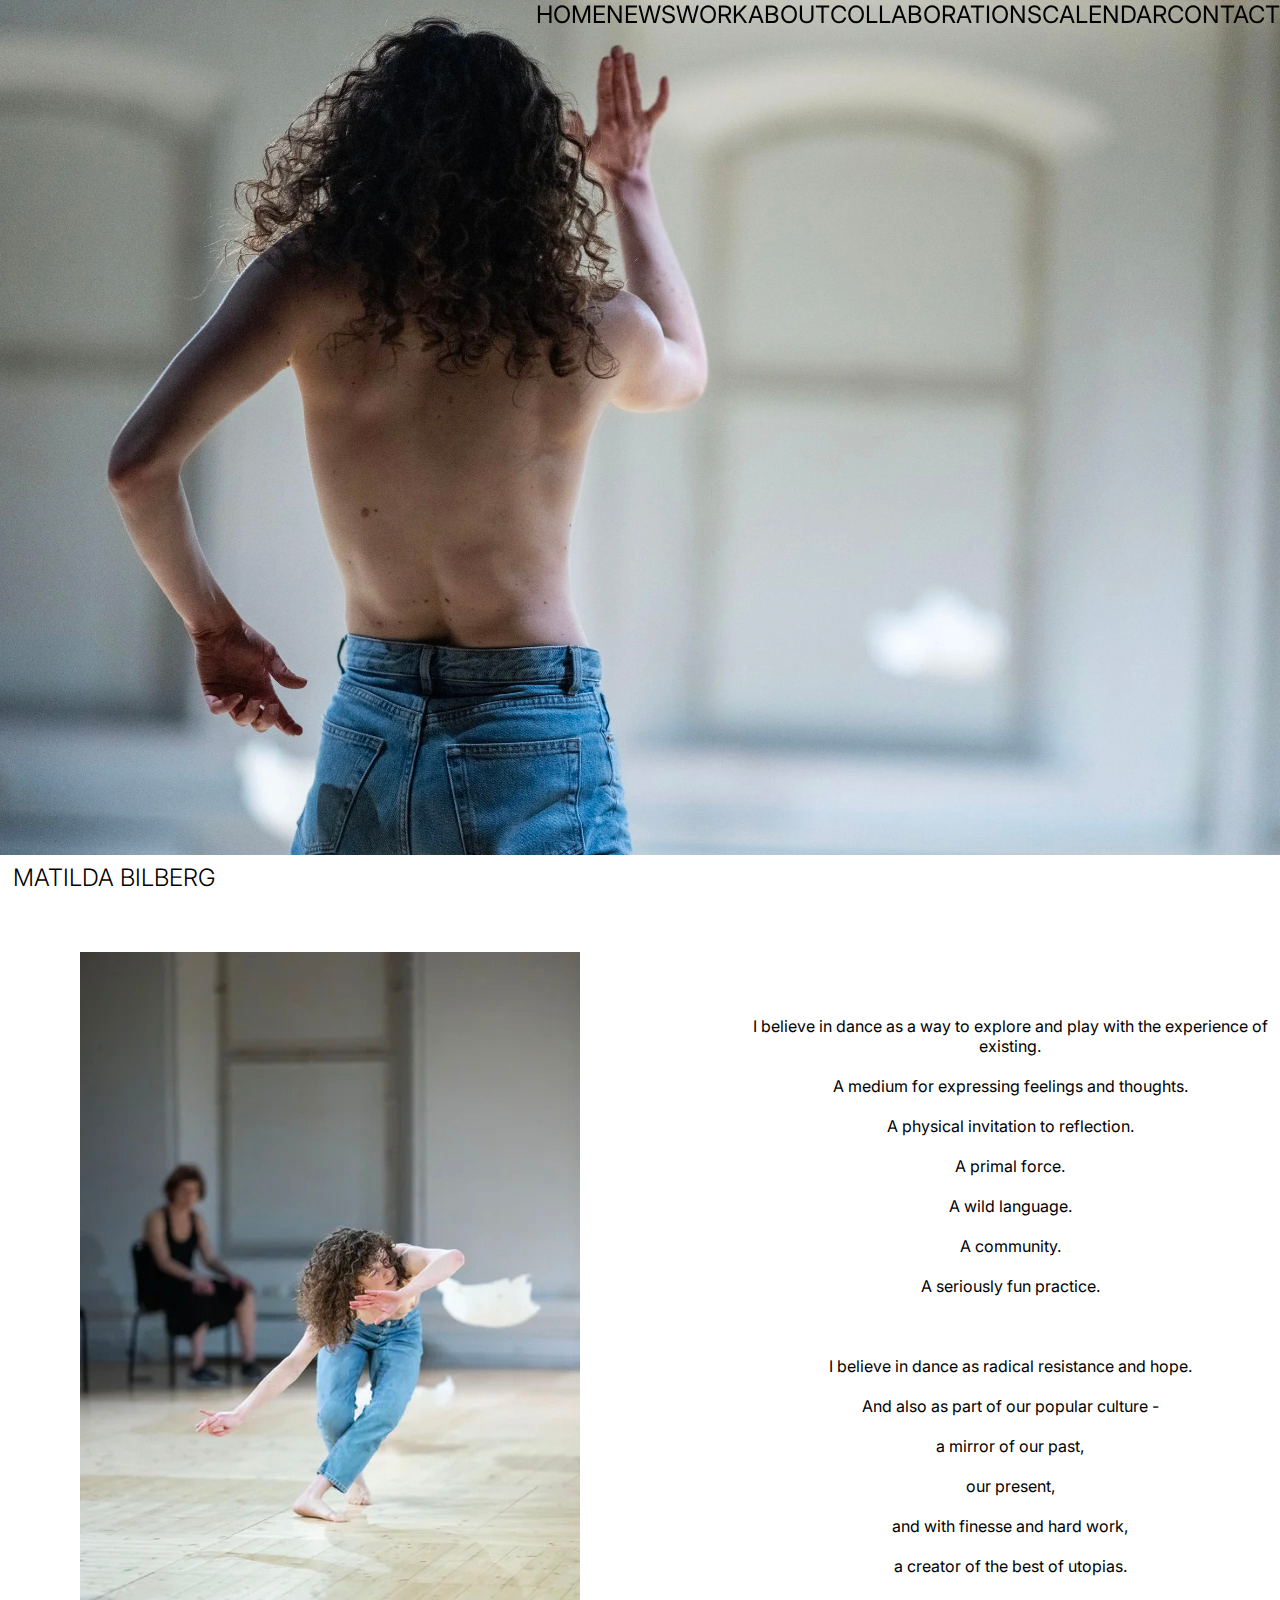
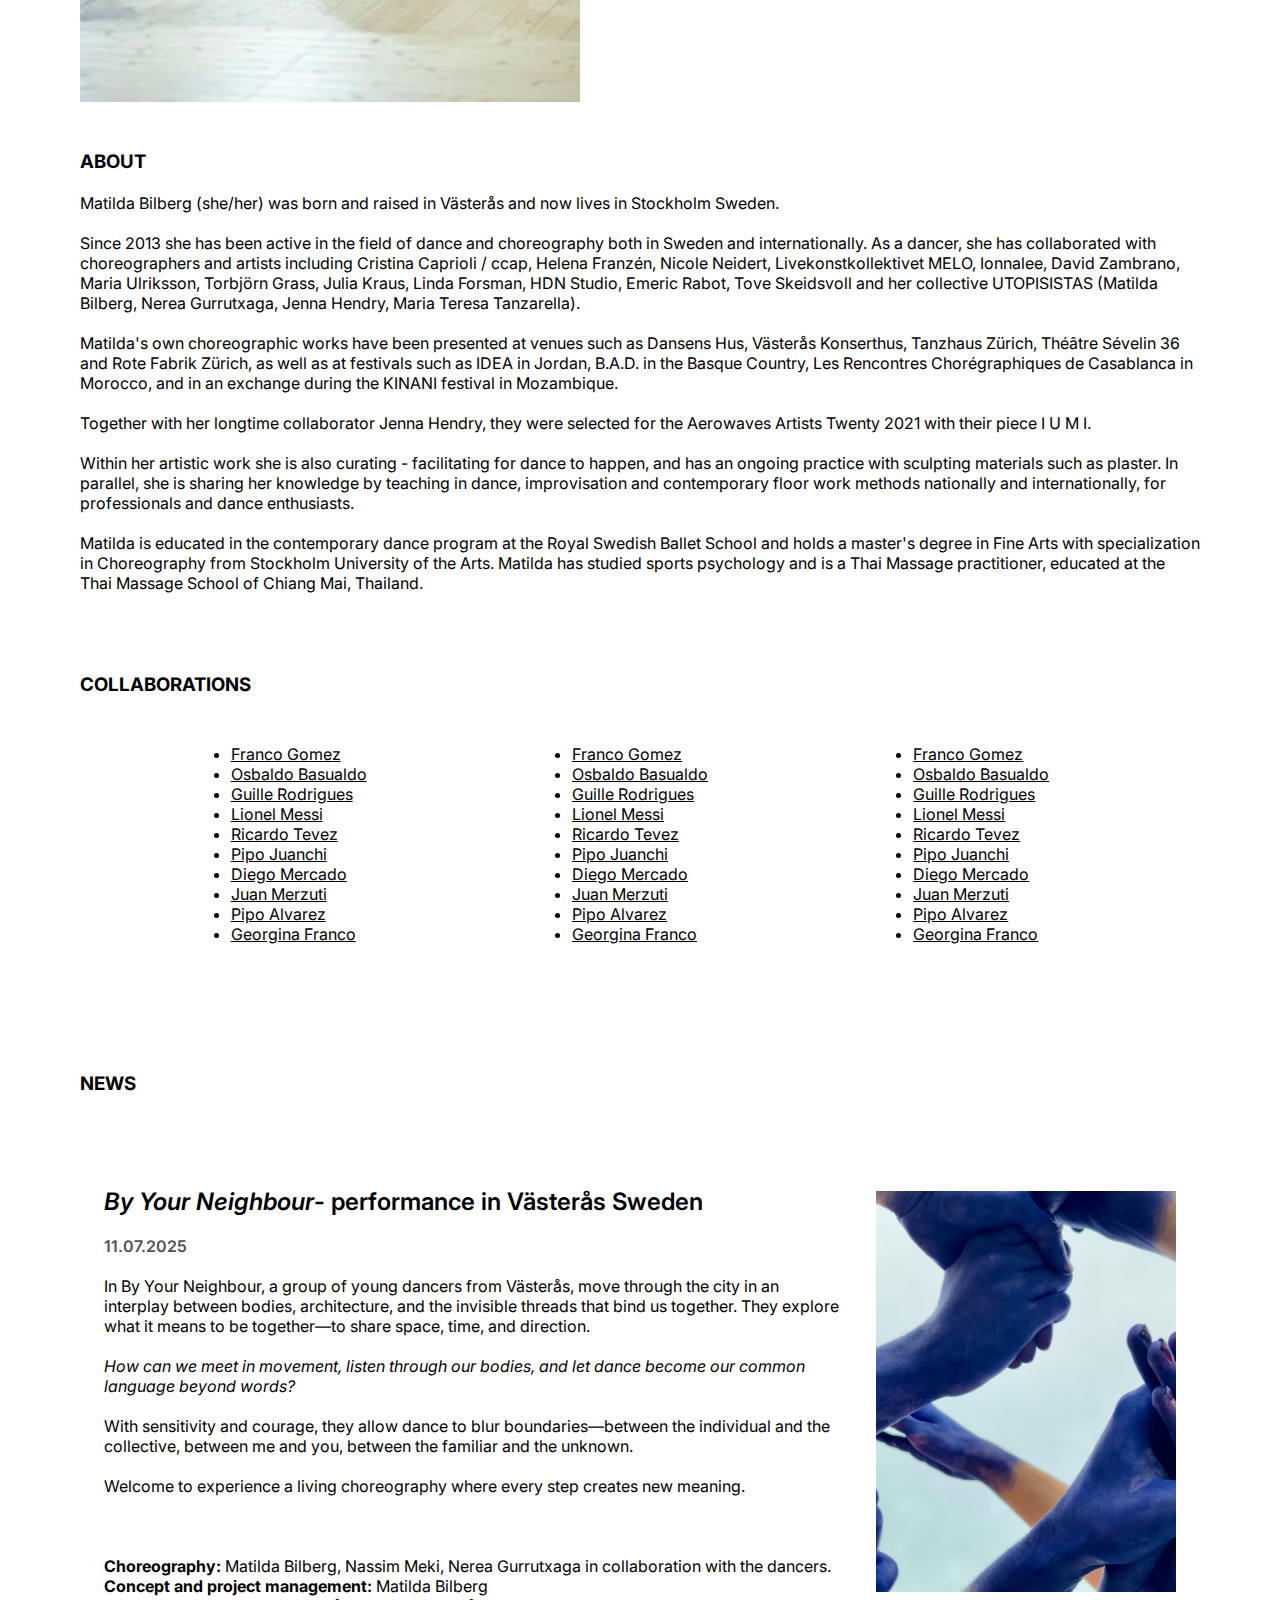
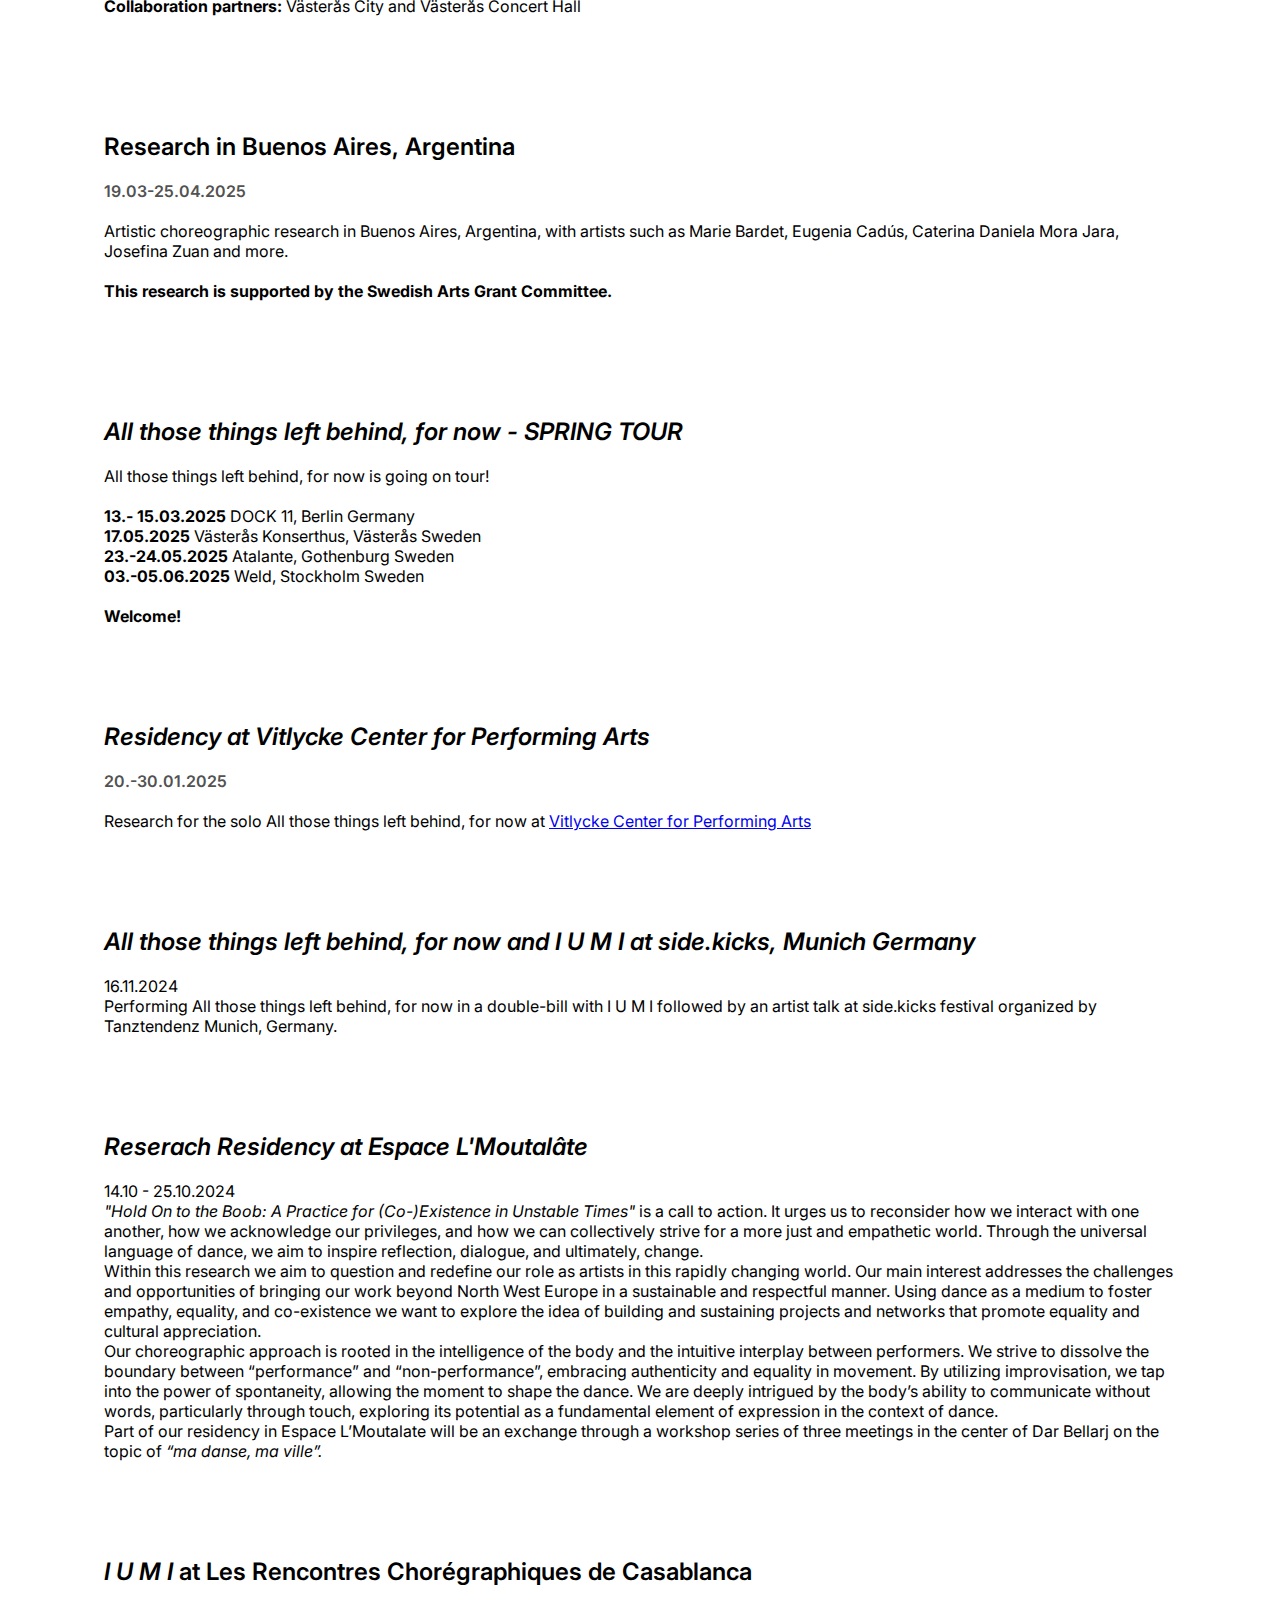
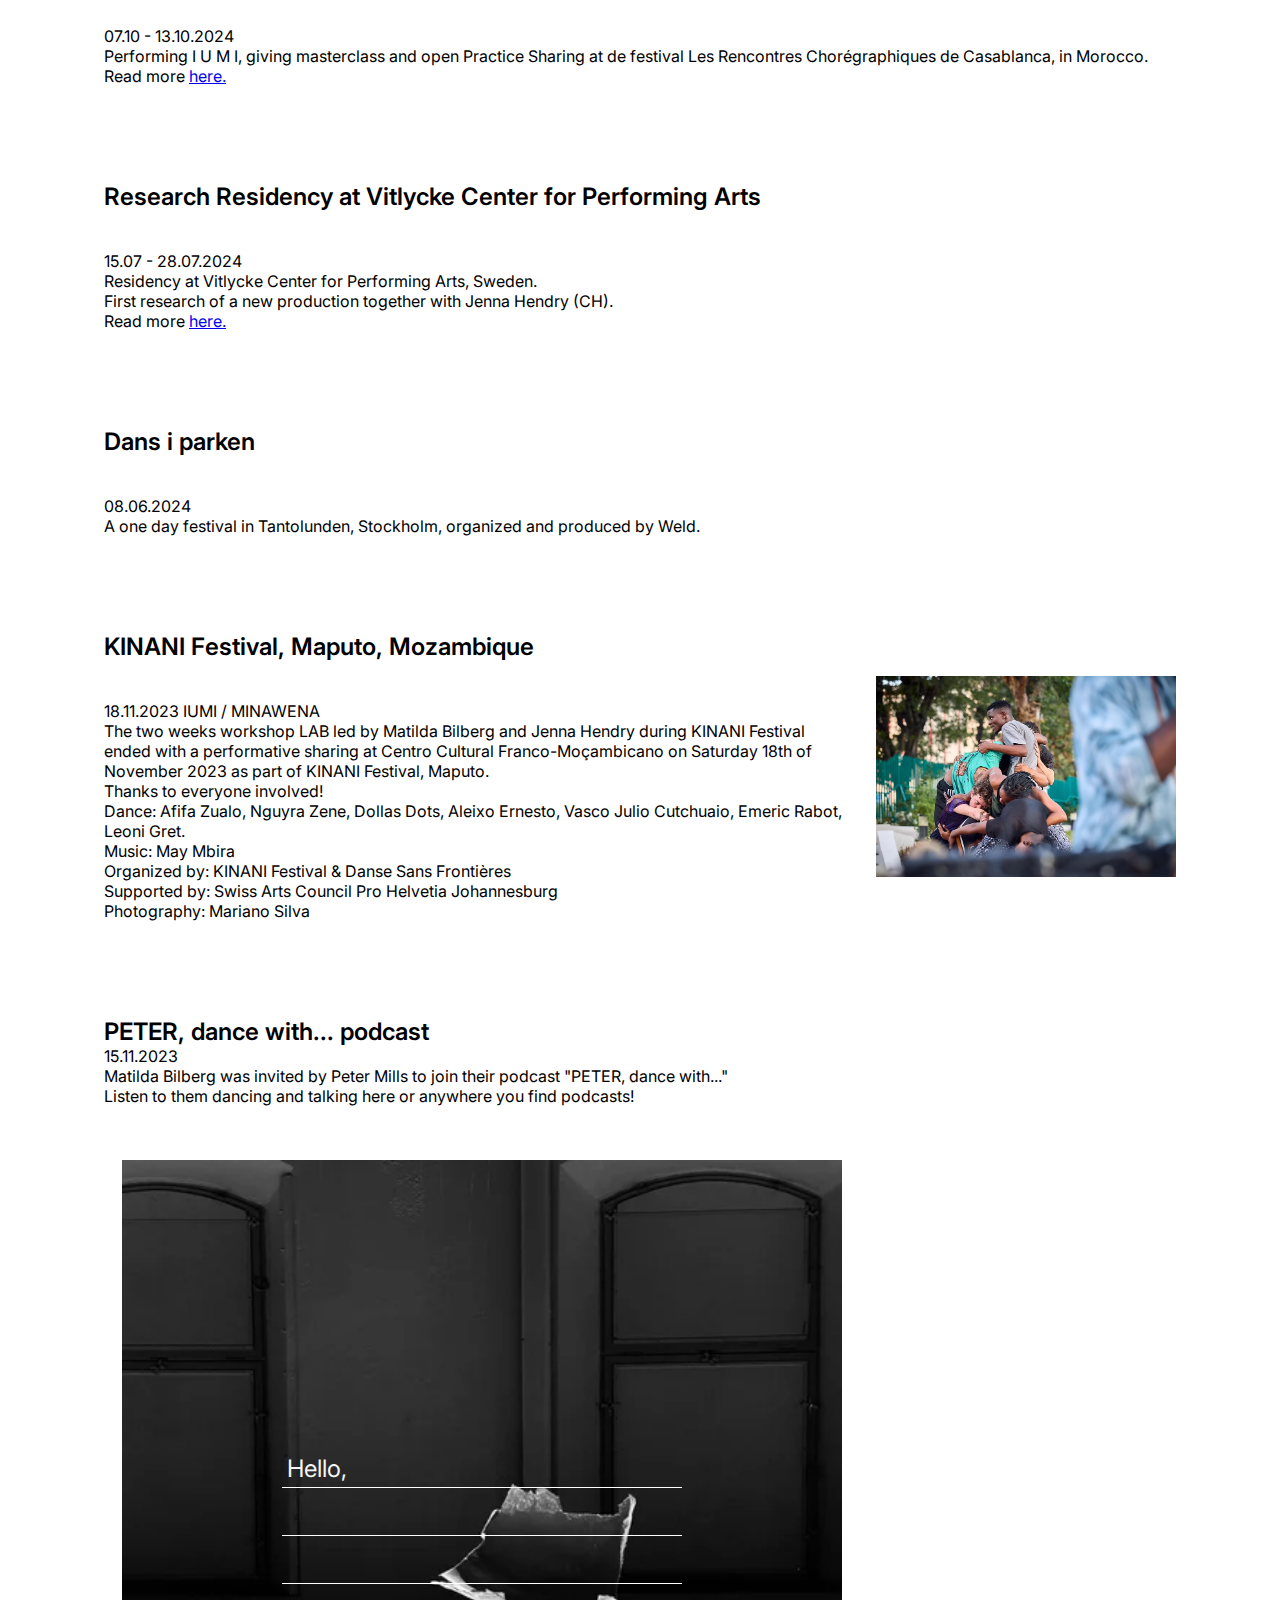
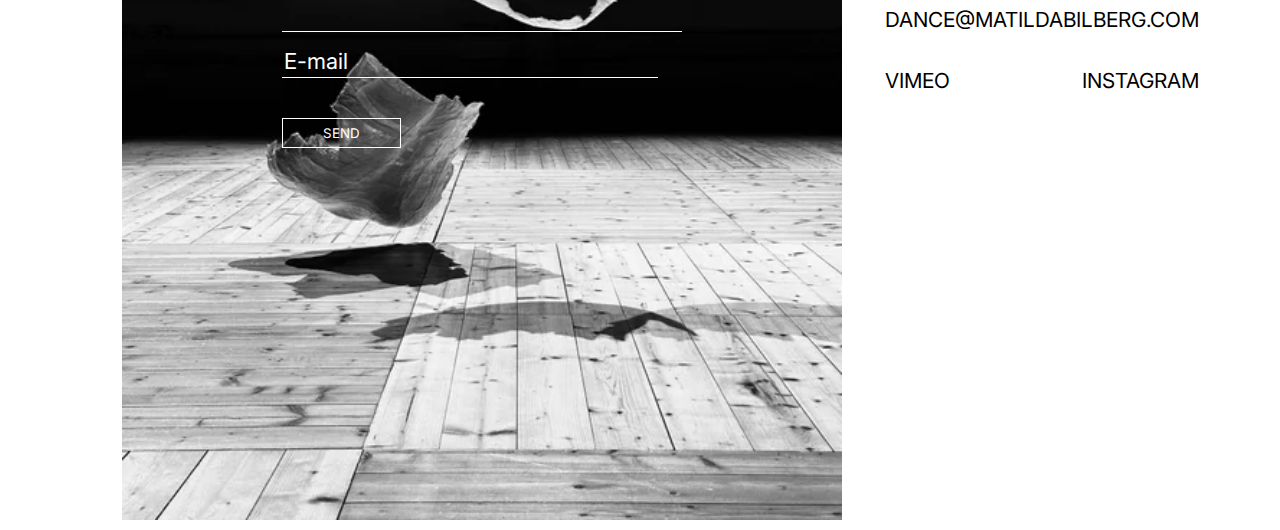
<file: index.html>
<!DOCTYPE html>
<html lang="en">
<head>
    <meta charset="UTF-8">
    <meta http-equiv="X-UA-Compatible" content="IE=edge">
    <meta name="viewport" content="width=device-width, initial-scale=1.0">
    <link rel="preconnect" href="https://fonts.googleapis.com">
    <link rel="preconnect" href="https://fonts.gstatic.com" crossorigin>
    <link href="https://fonts.googleapis.com/css2?family=Inter:ital,opsz,wght@0,14..32,100..900;1,14..32,100..900&display=swap" rel="stylesheet">
    <title>MATILDA BILBERG</title>
    <link rel="stylesheet" href="style.css">
</head>
<body>
    <header id="home">
        <div class="cover">
            <img src="./media/bilberg1.jpg" alt="Matilda Bilberg dancing cover">
        </div>
        <a class="main_title" href="index.html">MATILDA BILBERG</a>
        <nav class="navbar">
            <ul>
                <li><a href="index.html">HOME</a></li>
                <li><a href="index.html#news">NEWS</a></li>
                <li><a href="work.html">WORK</li>
                <li><a href="#about_flex">ABOUT</a></li>
                <li><a href="#collaborations">COLLABORATIONS</a></li>
                <li><a href="calendar.html">CALENDAR</li>
                <li><a href="contact.html">CONTACT</a></li>
            </ul>
        </nav>
    </header>
    <main>
        <div class="sub" id="about_flex">
            <img class="about_img" src="./media/Bilberg_attlb_6.jpg" alt="Headshot Matilda">
            <p class="presentation">
                I believe in dance as a way to explore and play with the experience of existing.<br><br>
                A medium for expressing feelings and thoughts.<br><br>
                A physical invitation to reflection.<br><br>
                A primal force.<br><br>
                A wild language.<br><br>
                A community.<br><br>
                A seriously fun practice.<br><br>
                <br><br>
                I believe in dance as radical resistance and hope.<br><br>
                And also as part of our popular culture -<br><br>
                a mirror of our past,<br><br>
                our present,<br><br>
                and with finesse and hard work,<br><br>
                a creator of the best of utopias.<br><br>
            </p>
        </div>
        <div class="about">
        <h3>ABOUT</h3>
            <br>
            <p>Matilda Bilberg (she/her) was born and raised in Västerås and now lives in Stockholm Sweden.
            </p>
            <br>
            <p>Since 2013 she has been active in the field of dance and choreography both in Sweden and internationally. As a dancer, she has collaborated with choreographers and artists including Cristina Caprioli / ccap, Helena Franzén, Nicole Neidert, Livekonstkollektivet MELO, Ionnalee, David Zambrano, Maria Ulriksson, Torbjörn Grass, Julia Kraus, Linda Forsman, HDN Studio, Emeric Rabot, Tove Skeidsvoll and her collective UTOPISISTAS (Matilda Bilberg, Nerea Gurrutxaga, Jenna Hendry, Maria Teresa Tanzarella).
            </p>
            <br>
            <p>
            Matilda's own choreographic works have been presented at venues such as Dansens Hus, Västerås Konserthus, Tanzhaus Zürich, Théâtre Sévelin 36 and Rote Fabrik Zürich, as well as at festivals such as IDEA in Jordan, B.A.D. in the Basque Country, Les Rencontres Chorégraphiques de Casablanca in Morocco, and in an exchange during the KINANI festival in Mozambique. 
            </p>
            <br>
            <p>
            Together with her longtime collaborator Jenna Hendry, they were selected for the Aerowaves Artists Twenty 2021 with their piece I U M I.
            </p>
            <br>
            <p>
            Within her artistic work she is also curating - facilitating for dance to happen, and has an ongoing practice with sculpting materials such as plaster.
            In parallel, she is sharing her knowledge by teaching in dance, improvisation and contemporary floor work methods nationally and internationally, for professionals and dance enthusiasts. 
            </p>
            <br>
            <p>
            Matilda is educated in the contemporary dance program at the Royal Swedish Ballet School and holds a master's degree in Fine Arts with specialization in Choreography from Stockholm University of the Arts.
            Matilda has studied sports psychology and is a Thai Massage practitioner, educated at the Thai Massage School of Chiang Mai, Thailand. 
            </p>
        </div>
        <div id="collaborations">
            <h3>COLLABORATIONS</h1>
            <div id="collaborations_list">
            <ul class>
                <li><a href="" target="_blank"> Franco Gomez</a></li>
                <li><a href="">Osbaldo Basualdo</a></li>
                <li><a href="">Guille Rodrigues</a></li>
                <li><a href="">Lionel Messi</a></li>
                <li><a href="">Ricardo Tevez</a></li>
                <li><a href="">Pipo Juanchi</a></li>
                <li><a href="">Diego Mercado</a></li>
                <li><a href="">Juan Merzuti</a></li>
                <li><a href="">Pipo Alvarez</a></li>
                <li><a href="">Georgina Franco</a></li>
            </ul>
            <ul>
                <li><a href=""> Franco Gomez</a></li>
                <li><a href="">Osbaldo Basualdo</a></li>
                <li><a href="">Guille Rodrigues</a></li>
                <li><a href="">Lionel Messi</a></li>
                <li><a href="">Ricardo Tevez</a></li>
                <li><a href="">Pipo Juanchi</a></li>
                <li><a href="">Diego Mercado</a></li>
                <li><a href="">Juan Merzuti</a></li>
                <li><a href="">Pipo Alvarez</a></li>
                <li><a href="">Georgina Franco</a></li>
            </ul>
            <ul>
                <li><a href=""> Franco Gomez</a></li>
                <li><a href="">Osbaldo Basualdo</a></li>
                <li><a href="">Guille Rodrigues</a></li>
                <li><a href="">Lionel Messi</a></li>
                <li><a href="">Ricardo Tevez</a></li>
                <li><a href="">Pipo Juanchi</a></li>
                <li><a href="">Diego Mercado</a></li>
                <li><a href="">Juan Merzuti</a></li>
                <li><a href="">Pipo Alvarez</a></li>
                <li><a href="">Georgina Franco</a></li>
            </ul>
        </div>
        </div>
        <div class="section">
            <h3 id="news">NEWS</h3>
            <div class="container_BYN section_spacing">
                <div>
                    <br>
                    <div class="news_title"><em>By Your Neighbour</em>- performance in Västerås Sweden</div>
                    <br>
                    <div class="news_date">11.07.2025</div>  <br>
                    In By Your Neighbour, a group of young dancers from Västerås, move through the city in an interplay between bodies, architecture, and the invisible threads that bind us together. They explore what it means to be together—to share space, time, and direction.
                    <br><br>
                    <em>How can we meet in movement, listen through our bodies, and let dance become our common language beyond words?</em>
                    <br><br>
                    With sensitivity and courage, they allow dance to blur boundaries—between the individual and the collective, between me and you, between the familiar and the unknown.
                    <br><br>
                    Welcome to experience a living choreography where every step creates new meaning.
                    <br><br><br><br>
                    <b>Choreography:</b> Matilda Bilberg, Nassim Meki, Nerea Gurrutxaga in collaboration with the dancers.
                    <br>
                    <b>Concept and project management:</b>  Matilda Bilberg
                    <br>
                    <b>Collaboration partners:</b> Västerås City and Västerås Concert Hall
                </div>
                <img src="/media/IMG_3645 2_heic.avif" alt="hands with blue paint">
            </div>
            <div class="container_RBA section_spacing">
                <br>
                <div class="news_title">Research in Buenos Aires, Argentina</div>
                <br>
                <p> <div class="news_date">19.03-25.04.2025</div> <br>
                    Artistic choreographic research in Buenos Aires, Argentina,  with artists such as Marie Bardet, Eugenia Cadús, Caterina Daniela Mora Jara, Josefina Zuan and more. <br> <br>
                    <b>This research is supported by the Swedish Arts Grant Committee.</b></p>
                    <br>
            </div>
            <div class="container_ST section_spacing">
                <p>
                <em class="news_title">All those things left behind, for now - SPRING TOUR
                </em>
                <br><br>
                All those things left behind, for now is going on tour! <br><br>

                <b>13.- 15.03.2025</b> DOCK 11, Berlin Germany <br>
                <b>17.05.2025</b> Västerås Konserthus, Västerås Sweden <br>
                <b>23.-24.05.2025</b> Atalante, Gothenburg Sweden <br>
                <b>03.-05.06.2025</b> Weld, Stockholm Sweden <br>
                <br>
                <b>Welcome!</b>
                </p>
            </div>
            <div class="section_spacing">
                <p>
                   <em class="news_title">Residency at Vitlycke Center for Performing Arts</em> 
                    <br> <br>
                    <div class="news_date" >20.-30.01.2025</div>
                    <br>
                    Research for the solo All those things left behind, for now at <a href="https://vitlycke.org/schedule_events/344">Vitlycke Center for Performing Arts</a>
                </p>
            </div>
            <div class="container_ST section_spacing">
                <p>
                    <em class="news_title">All those things left behind, for now and I U M I at side.kicks, Munich Germany</em>
                    <br><br>
                    16.11.2024
                    <br>
                    Performing All those things left behind, for now in a double-bill with I U M I followed by an artist talk at side.kicks festival organized by Tanztendenz Munich, Germany.
                </p>
            </div>
            <div class="container_ST section_spacing">
                <p>
                    <em class="news_title">Reserach Residency at Espace L'Moutalâte</em>
                    <br><br>
                    14.10 - 25.10.2024 
                    <br>
                    <em>"Hold On to the Boob: A Practice for (Co-)Existence in Unstable Times"</em> is a call to action. It urges us to reconsider how we interact with one another, how we acknowledge our privileges, and how we can collectively strive for a more just and empathetic world. Through the universal language of dance, we aim to inspire reflection, dialogue, and ultimately, change.
                    <br>
                    Within this research we aim to question and redefine our role as artists in this rapidly changing world. Our main interest addresses the challenges and opportunities of bringing our work beyond North West Europe in a sustainable and respectful manner. Using dance as a medium to foster empathy, equality, and co-existence we want to explore the idea of building and sustaining projects and networks that promote equality and cultural appreciation. 
                    <br>
                    Our choreographic approach is rooted in the intelligence of the body and the intuitive interplay between performers. We strive to dissolve the boundary between “performance” and “non-performance”, embracing authenticity and equality in movement. By utilizing improvisation, we tap into the power of spontaneity, allowing the moment to shape the dance. We are deeply intrigued by the body’s ability to communicate without words, particularly through touch, exploring its potential as a fundamental element of expression in the context of dance.
                    <br>
                    Part of our residency in Espace L’Moutalate will be an exchange through a workshop series of three meetings in the center of Dar Bellarj on the topic of <em>“ma danse, ma ville”. </em>
                </p>
            </div>
            <div class="container_ST section_spacing">
                <p>
                    <div class="news_title"><em>I U M I </em> at Les Rencontres Chorégraphiques de Casablanca</div> 
                    <br><br>
                    07.10 - 13.10.2024 
                    <br>
                    Performing I U M I, giving masterclass and open Practice Sharing at de festival Les Rencontres Chorégraphiques de Casablanca, in Morocco.
                    <br>Read more <a href="#">here.</a>
                </p>
            </div>
            <div class="container_ST section_spacing">
                <p>
                    <div class="news_title">Research Residency at Vitlycke Center for Performing Arts</div>
                    <br><br>
                    15.07 - 28.07.2024 
                    <br>
                    Residency at Vitlycke Center for Performing Arts, Sweden.
                    <br>
                    First research of a new production together with Jenna Hendry (CH).
                    <br>Read more <a href="#">here.</a>
                </p>
            </div>
            <div class="container_ST section_spacing">
                <p>
                    <div class="news_title">Dans i parken</div>
                    <br><br>
                    08.06.2024 
                    <br>
                    A one day festival in Tantolunden, Stockholm, organized and produced by Weld.
                    <br>
                </p>
            </div>
            <div class="container_BYN section_spacing">
                <div>
                    <div class="news_title">KINANI Festival, Maputo, Mozambique</div>
                    <br><br>
                    18.11.2023 IUMI / MINAWENA <br>
                    The two weeks workshop LAB led by Matilda Bilberg and Jenna Hendry during KINANI Festival ended with a performative sharing at Centro Cultural Franco-Moçambicano on Saturday 18th of November 2023 as part of KINANI Festival, Maputo. <br>
                    Thanks to everyone involved! <br>
                    Dance: Afifa Zualo, Nguyra Zene, Dollas Dots, Aleixo Ernesto, Vasco Julio Cutchuaio, Emeric Rabot, Leoni Gret. <br>
                    Music: May Mbira<br>
                    Organized by: KINANI Festival & Danse Sans Frontières<br>
                    Supported by: Swiss Arts Council Pro Helvetia Johannesburg<br>
                    Photography: Mariano Silva<br>
                </div>
                
                <img src="/media/3a88de_70eb3529aef441978d700df6b4942580~mv2.avif" alt="Kinani Festival">
            </div>

            <div class="container_ST section_spacing">
                <div class="news_title">PETER, dance with... podcast</div>
                15.11.2023 <br>
                Matilda Bilberg was invited by Peter Mills to join their podcast "PETER, dance with..." <br>
                Listen to them dancing and talking here or anywhere you find podcasts!
                <br><br>
            </div>
        </div>
    <div class="section" id="contact">    
        <div class="contact_flex">
            <div class="form_background">
                <form action="https://formsubmit.co/pgsg@hotmail.com" method="POST">
                        <textarea class= "underlined-textarea" name="message" cols="30" rows="10">Hello, </textarea>
                        <input class="underlined-email-input" type="email" name="email" placeholder="E-mail" required>
                        <input type="hidden" name="_next" value="https://google.com">
                    <button type="submit">SEND</button>
                </form>
            </div>
            <div class="contact_info">
                <div>
                    <br>
                    <p id="matilda_email">DANCE@MATILDABILBERG.COM</p>
                    <br>
                </div>
                <div id="vg_flex">
                    <a href="https://vimeo.com/matildabilberg" class="contact_links" target="_blank">VIMEO</a>
                    <a href="https://www.instagram.com/matildabilberg" class="contact_links left_margin" target="_blank">INSTAGRAM</a>
                </div>
            </div>
        </div>
    </div>

    </main>


</body>
</html>
</file>
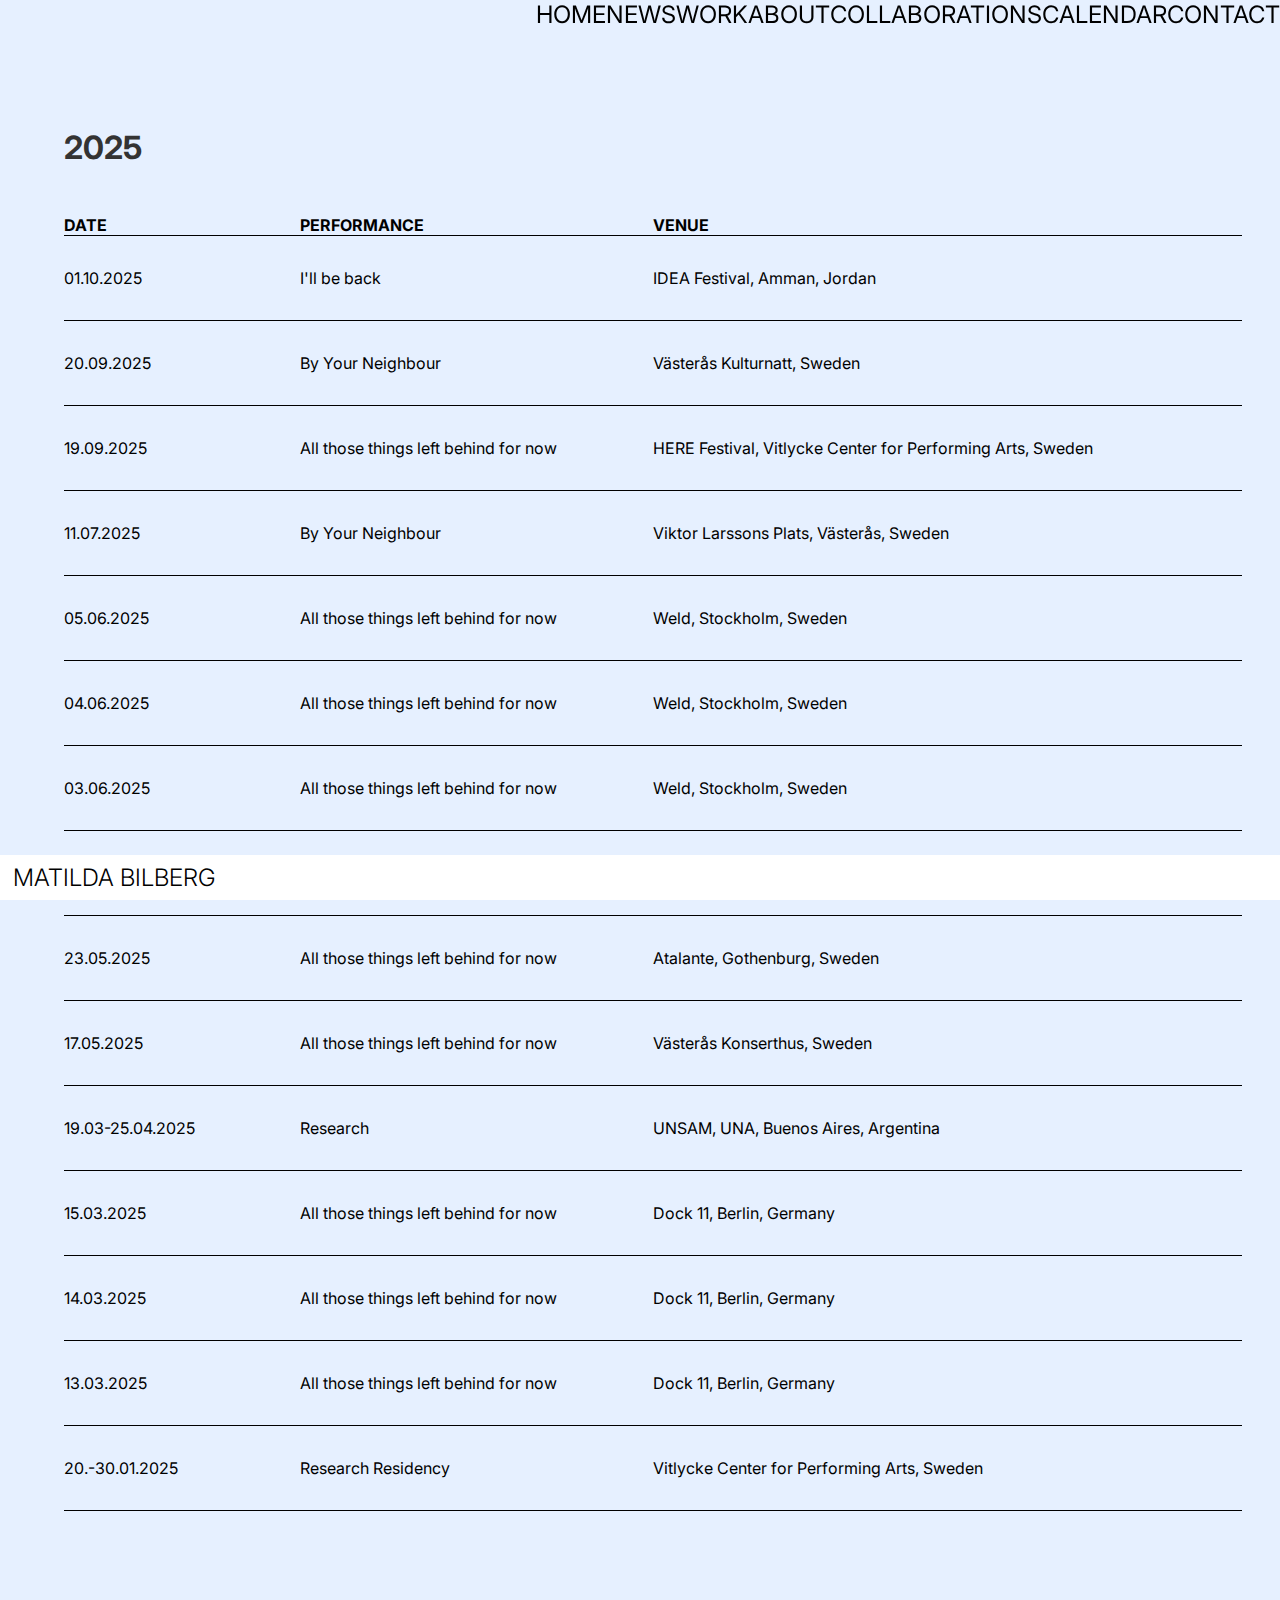
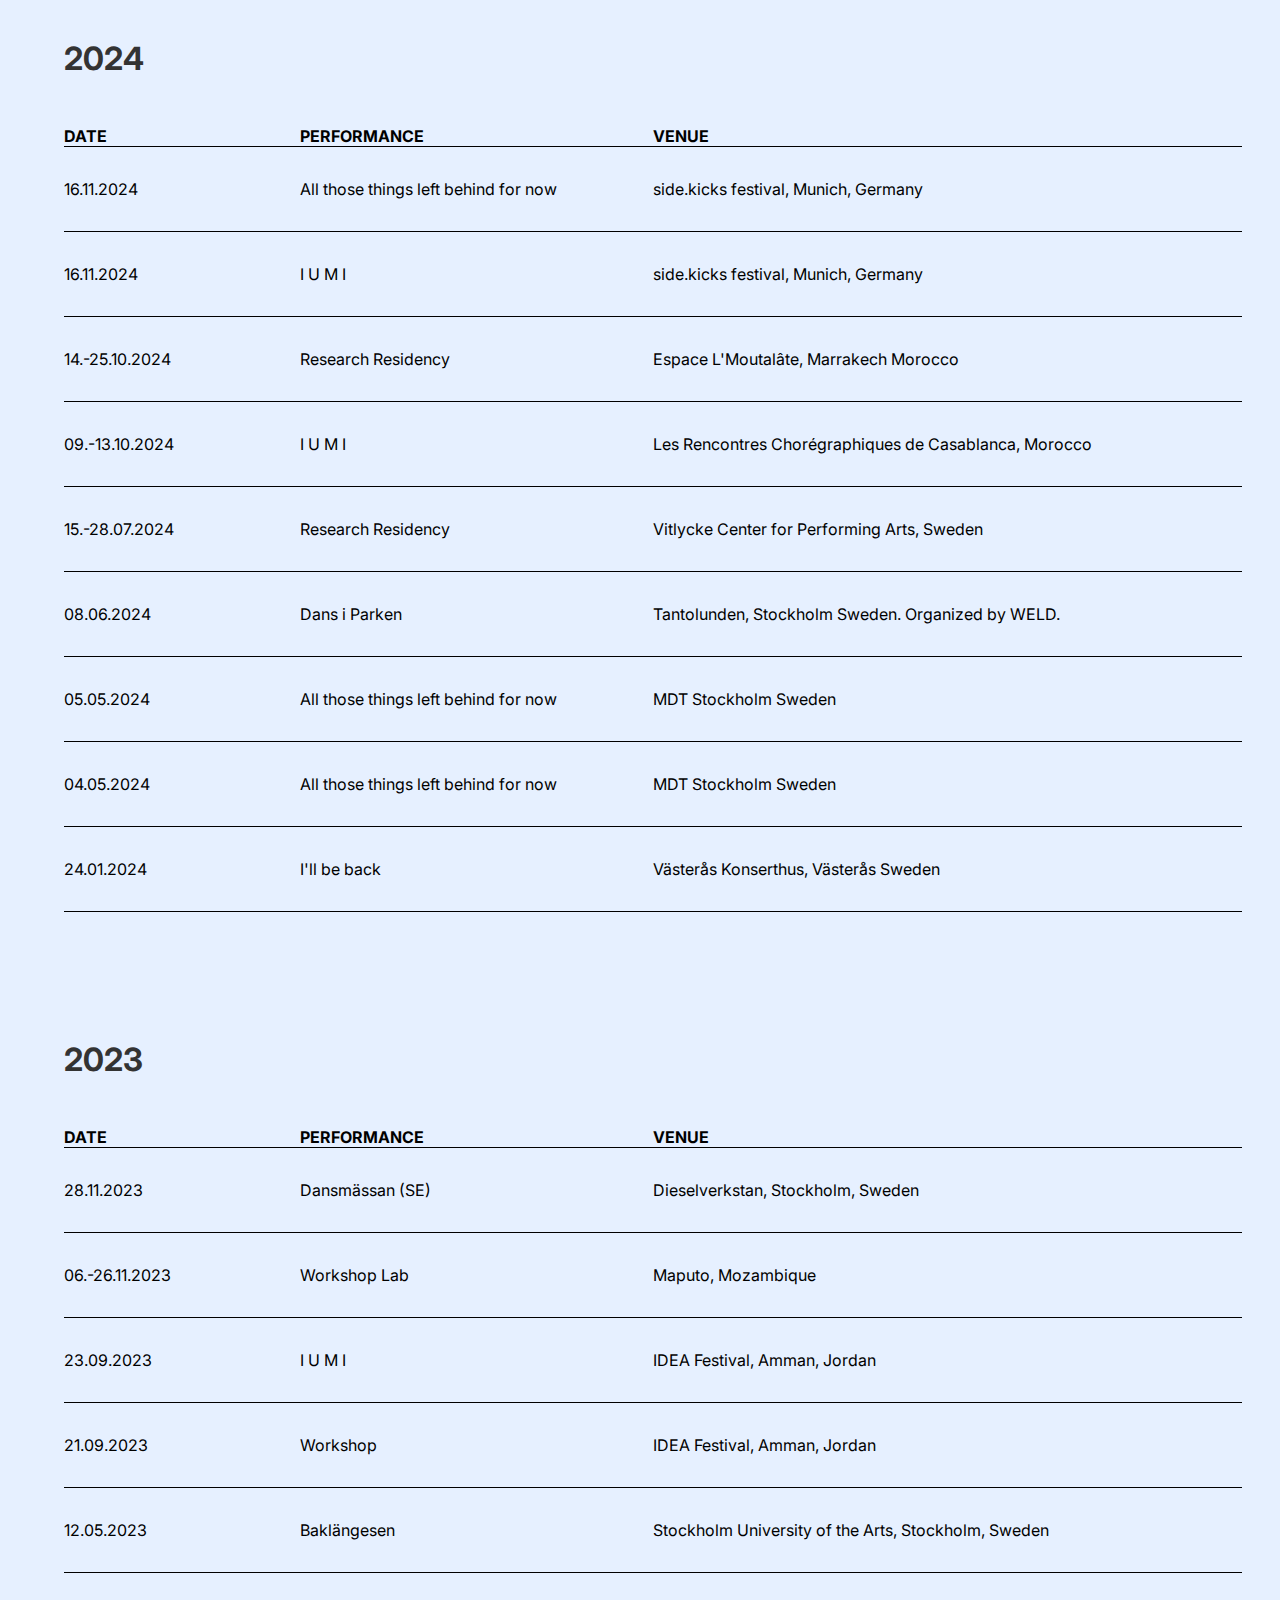
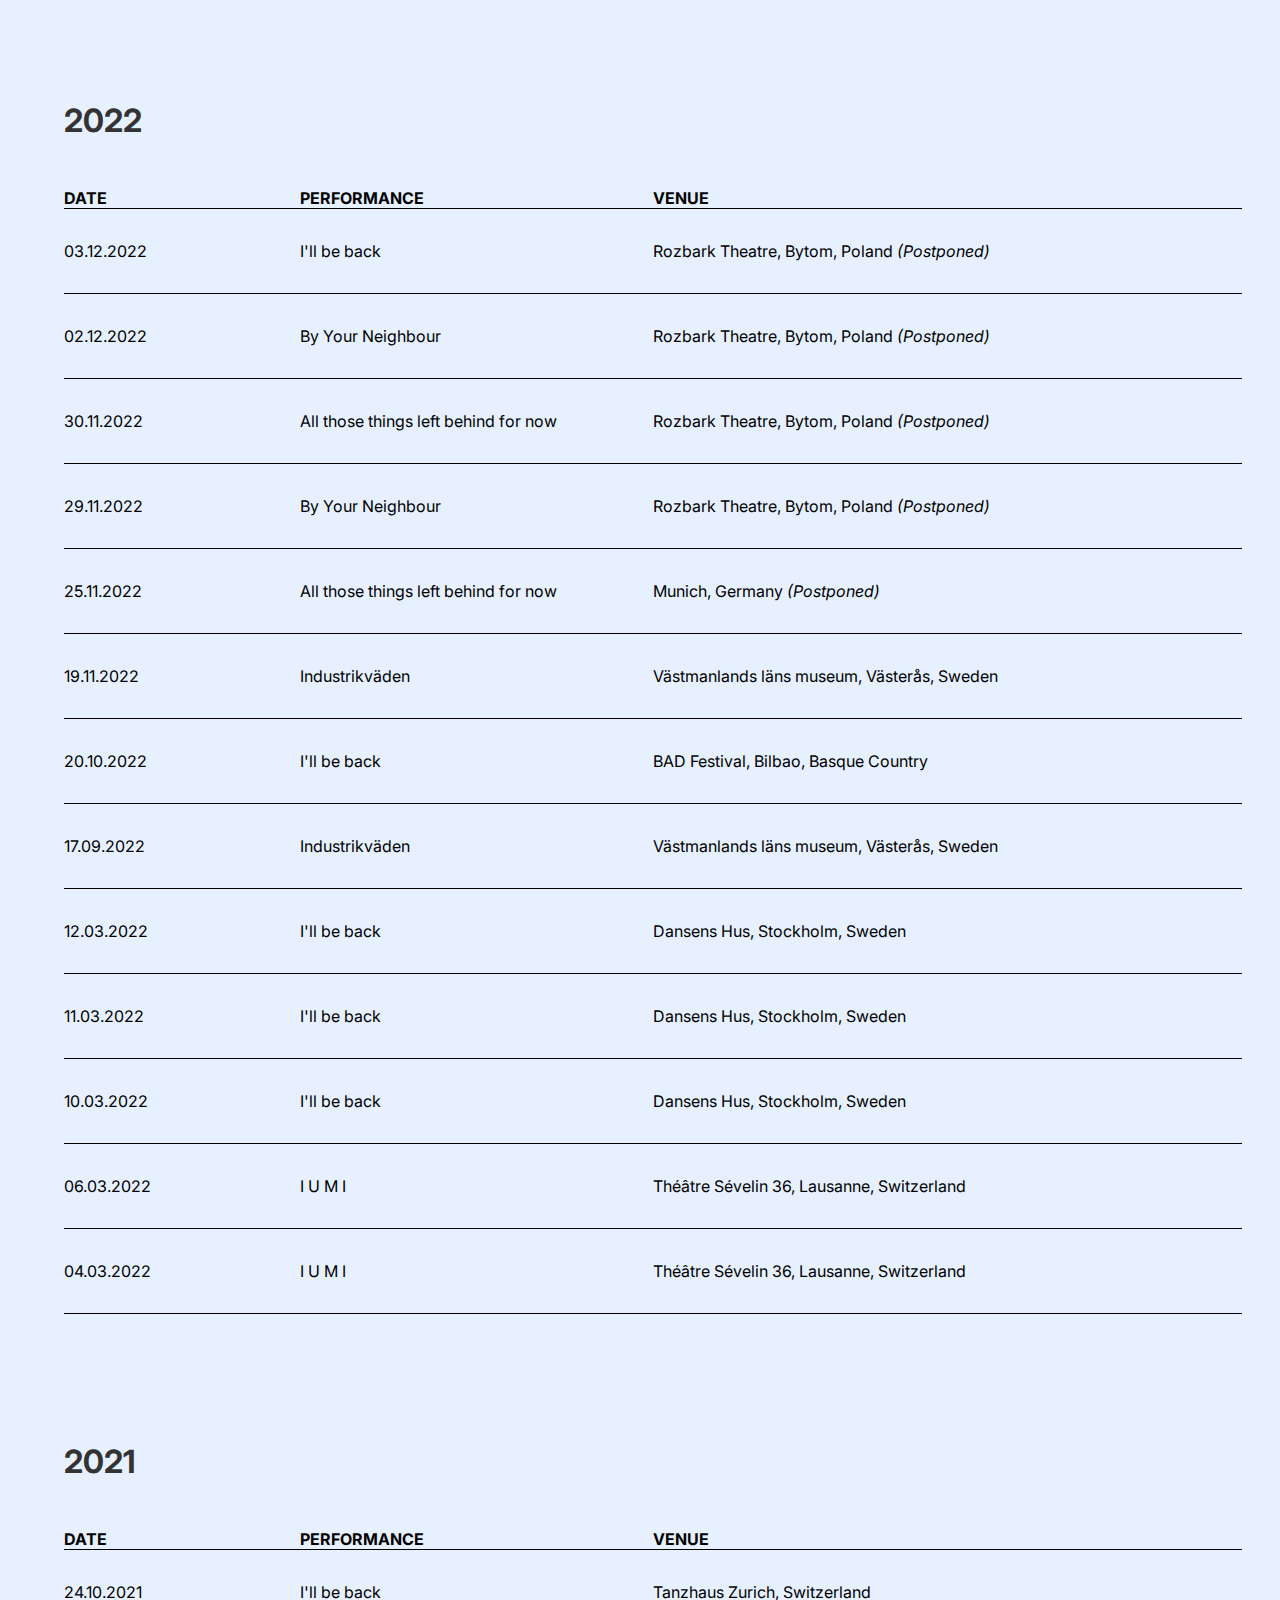
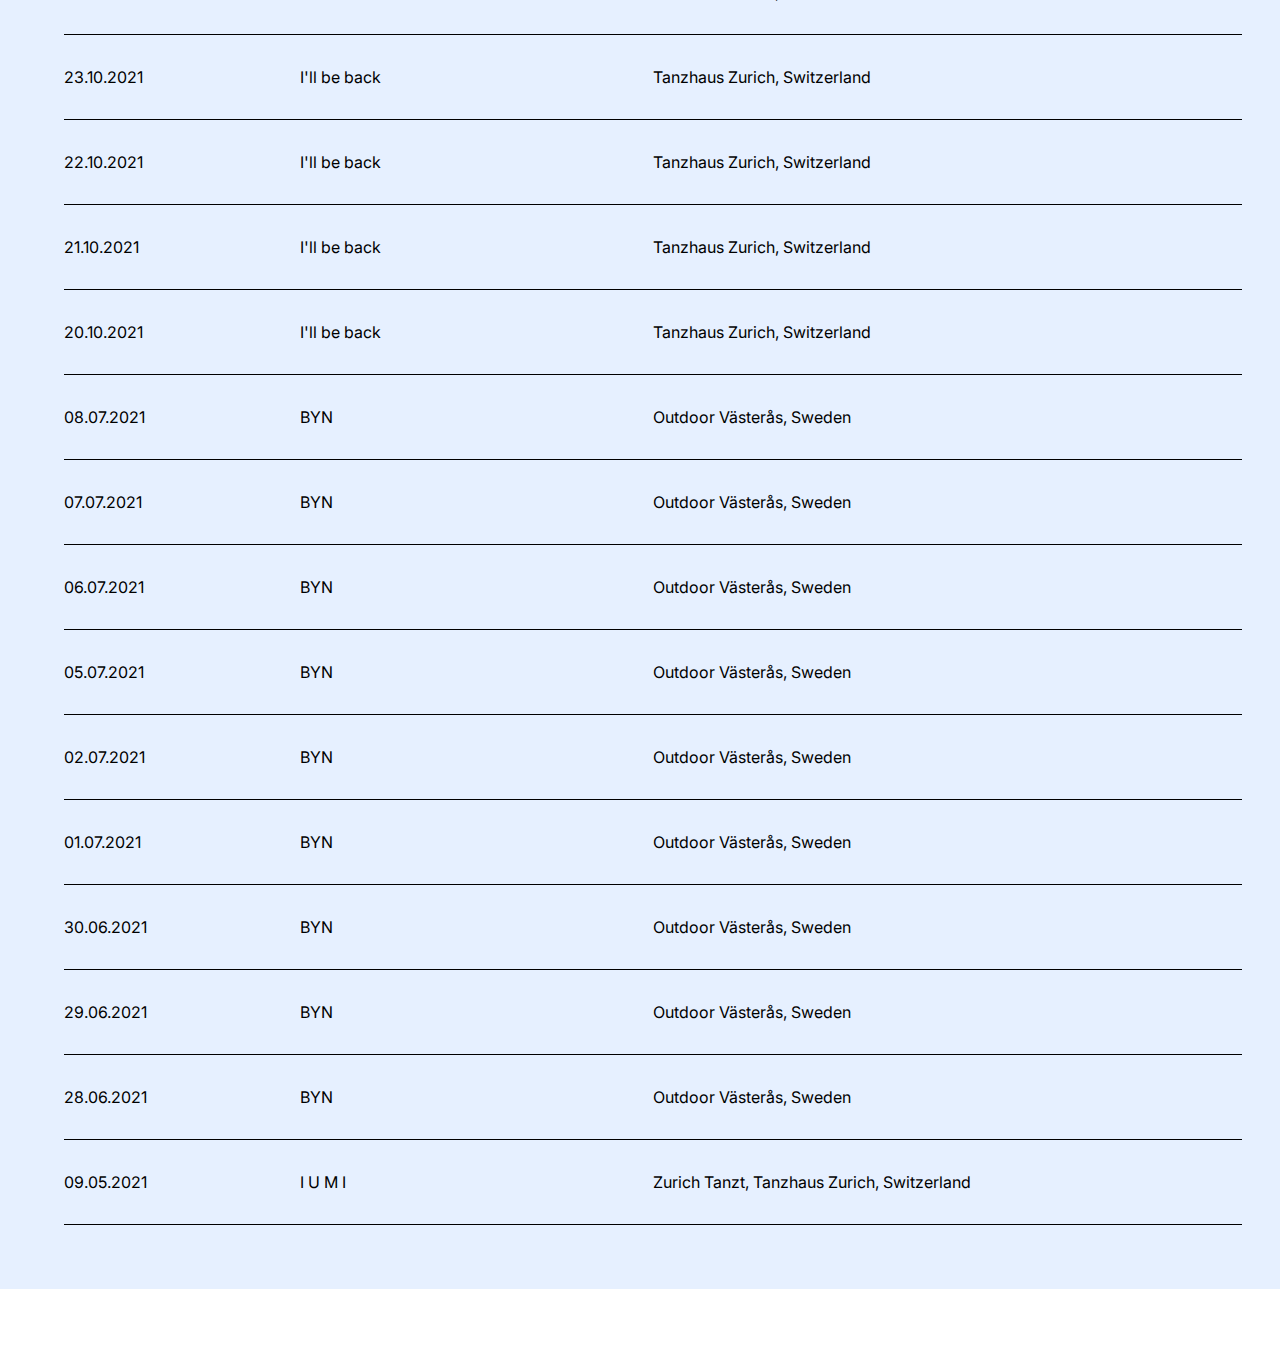
<file: calendar.html>
<!DOCTYPE html>
<html lang="en">
<head>
    <meta charset="UTF-8">
    <meta http-equiv="X-UA-Compatible" content="IE=edge">
    <meta name="viewport" content="width=device-width, initial-scale=1.0">
    <title>MATILDA BILBERG </title>
    <link rel="preconnect" href="https://fonts.googleapis.com">
    <link rel="preconnect" href="https://fonts.gstatic.com" crossorigin>
    <link href="https://fonts.googleapis.com/css2?family=Inter:ital,opsz,wght@0,14..32,100..900;1,14..32,100..900&display=swap" rel="stylesheet">
    <link rel="stylesheet" href="style.css">
</head>
<body>
    <header id="home">
        <a class="main_title" href="index.html">MATILDA BILBERG</a>
        <nav class="navbar">
            <ul>
                <li><a href="index.html">HOME</a></li>
                <li><a href="index.html#news">NEWS</a></li>
                <li><a href="work.html">WORK</li>
                <li><a href="index.html#about_flex">ABOUT</a></li>
                <li><a href="index.html#collaborations">COLLABORATIONS</a></li>
                <li><a href="calendar.html">CALENDAR</li>
                <li><a href="contact.html">CONTACT</a></li>
            </ul>
        </nav>
    </header>
    <main id="calendar_main">
        <div>
            <div class="current_year">2025</div>
            <table class="custom-table">
                <colgroup>
                    <col style="width: 20%;">
                    <col style="width: 30%;">
                    <col style="width: 50%;">
                </colgroup>
                <tr class="table_header">
                    <th>DATE</th>
                    <th>PERFORMANCE</th>
                    <th>VENUE</th>
                </tr>
                <tr>
                    <td>01.10.2025</td>
                    <td>I'll be back</td>
                    <td>IDEA Festival, Amman, Jordan</td>
                </tr>
                <tr>
                    <td>20.09.2025</td>
                    <td>By Your Neighbour</td>
                    <td>Västerås Kulturnatt, Sweden</td>
                </tr>
                <tr>
                    <td>19.09.2025</td>
                    <td>All those things left behind for now</td>
                    <td>HERE Festival, Vitlycke Center for Performing Arts, Sweden</td>
                </tr>
                <tr>
                    <td>11.07.2025</td>
                    <td>By Your Neighbour</td>
                    <td>Viktor Larssons Plats, Västerås, Sweden</td>
                </tr>
                <tr>
                    <td>05.06.2025</td>
                    <td>All those things left behind for now</td>
                    <td>Weld, Stockholm, Sweden</td>
                </tr>
                <tr>
                    <td>04.06.2025</td>
                    <td>All those things left behind for now</td>
                    <td>Weld, Stockholm, Sweden</td>
                </tr>
                <tr>
                    <td>03.06.2025</td>
                    <td>All those things left behind for now</td>
                    <td>Weld, Stockholm, Sweden</td>
                </tr>
                <tr>
                    <td>24.05.2025</td>
                    <td>All those things left behind for now</td>
                    <td>Atalante, Gothenburg, Sweden</td>
                </tr>
                <tr>
                    <td>23.05.2025</td>
                    <td>All those things left behind for now</td>
                    <td>Atalante, Gothenburg, Sweden</td>
                </tr>
                <tr>
                    <td>17.05.2025</td>
                    <td>All those things left behind for now</td>
                    <td>Västerås Konserthus, Sweden</td>
                </tr>
                <tr>
                    <td>19.03-25.04.2025</td>
                    <td>Research</td>
                    <td>UNSAM, UNA, Buenos Aires, Argentina</td>
                </tr>
                <tr>
                    <td>15.03.2025</td>
                    <td>All those things left behind for now</td>
                    <td>Dock 11, Berlin, Germany</td>
                </tr>
                <tr>
                    <td>14.03.2025</td>
                    <td>All those things left behind for now</td>
                    <td>Dock 11, Berlin, Germany</td>
                </tr>
                <tr>
                    <td>13.03.2025</td>
                    <td>All those things left behind for now</td>
                    <td>Dock 11, Berlin, Germany</td>
                </tr>
                <tr>
                    <td>20.-30.01.2025</td>
                    <td>Research Residency</td>
                    <td>Vitlycke Center for Performing Arts, Sweden</td>
                </tr>
                <tr>
                    <td></td>
                    <td></td>
                    <td></td>
                </tr>
            </table>
        </div>
        <div>
            <div class="former_year">2024</div>
            <table>
                <colgroup>
                    <col style="width: 20%;">
                    <col style="width: 30%;">
                    <col style="width: 50%;">
                </colgroup>
                <tr class="table_header">
                    <th>DATE</th>
                    <th>PERFORMANCE</th>
                    <th>VENUE</th>
                </tr>
                <tr>
                    <td>16.11.2024</td>
                    <td>All those things left behind for now</td>
                    <td>side.kicks festival, Munich, Germany</td>
                </tr>
                <tr>
                    <td>16.11.2024</td>
                    <td>I U M I</td>
                    <td>side.kicks festival, Munich, Germany</td>
                </tr>
                <tr>
                    <td>14.-25.10.2024</td>
                    <td>Research Residency</td>
                    <td>Espace L'Moutalâte, Marrakech Morocco</td>
                </tr>
                <tr>
                    <td>09.-13.10.2024</td>
                    <td>I U M I</td>
                    <td>Les Rencontres Chorégraphiques de Casablanca, Morocco</td>
                </tr>
                <tr>
                    <td>15.-28.07.2024</td>
                    <td>Research Residency</td>
                    <td>Vitlycke Center for Performing Arts, Sweden</td>
                </tr>
                <tr>
                    <td>08.06.2024</td>
                    <td>Dans i Parken</td>
                    <td>Tantolunden, Stockholm Sweden. Organized by WELD.</td>
                </tr>
                <tr>
                    <td>05.05.2024</td>
                    <td>All those things left behind for now</td>
                    <td>MDT Stockholm Sweden</td>
                </tr>
                <tr>
                    <td>04.05.2024</td>
                    <td>All those things left behind for now</td>
                    <td>MDT Stockholm Sweden</td>
                </tr>
                <tr>
                    <td>24.01.2024</td>
                    <td>I'll be back</td>
                    <td>Västerås Konserthus, Västerås Sweden</td>
                </tr>
                <tr>
                    <td></td>
                    <td></td>
                    <td></td>
                </tr>
            </table>
        </div>
        <div>
            <div class="former_year">2023</div>
            <table>
                <colgroup>
                    <col style="width: 20%;">
                    <col style="width: 30%;">
                    <col style="width: 50%;">
                </colgroup>
                <tr class="table_header">
                    <th>DATE</th>
                    <th>PERFORMANCE</th>
                    <th>VENUE</th>
                </tr>
                <tr>
                    <td>28.11.2023</td>
                    <td>Dansmässan (SE)</td>
                    <td>Dieselverkstan, Stockholm, Sweden</td>
                </tr>
                <tr>
                    <td>06.-26.11.2023</td>
                    <td>Workshop Lab</td>
                    <td>Maputo, Mozambique</td>
                </tr>
                <tr>
                    <td>23.09.2023</td>
                    <td>I U M I</td>
                    <td>IDEA Festival, Amman, Jordan</td>
                </tr>
                <tr>
                    <td>21.09.2023</td>
                    <td>Workshop</td>
                    <td>IDEA Festival, Amman, Jordan</td>
                </tr>
                <tr>
                    <td>12.05.2023</td>
                    <td>Baklängesen</td>
                    <td>Stockholm University of the Arts, Stockholm, Sweden</td>
                </tr>
                <tr>
                    <td></td>
                    <td></td>
                    <td></td>
                </tr>
            </table>
        </div>
        <div>
            <div class="former_year">2022</div>
            <table>
                <colgroup>
                    <col style="width: 20%;">
                    <col style="width: 30%;">
                    <col style="width: 50%;">
                </colgroup>
                <tr class="table_header">
                    <th>DATE</th>
                    <th>PERFORMANCE</th>
                    <th>VENUE</th>
                </tr>
                <tr>
                    <td>03.12.2022</td>
                    <td>I'll be back</td>
                    <td>Rozbark Theatre, Bytom, Poland <em>(Postponed)</em></td>
                </tr>
                <tr>
                    <td>02.12.2022</td>
                    <td>By Your Neighbour</td>
                    <td>Rozbark Theatre, Bytom, Poland <em>(Postponed)</em></td>
                </tr>
                <tr>
                    <td>30.11.2022</td>
                    <td>All those things left behind for now</td>
                    <td>Rozbark Theatre, Bytom, Poland <em>(Postponed)</em></td>
                </tr>
                <tr>
                    <td>29.11.2022</td>
                    <td>By Your Neighbour</td>
                    <td>Rozbark Theatre, Bytom, Poland <em>(Postponed)</em></td>
                </tr>
                <tr>
                    <td>25.11.2022</td>
                    <td>All those things left behind for now</td>
                    <td>Munich, Germany <em>(Postponed)</em></td>
                </tr>
                <tr>
                    <td>19.11.2022</td>
                    <td>Industrikväden</td>
                    <td>Västmanlands läns museum, Västerås, Sweden</td>
                </tr>
                <tr>
                    <td>20.10.2022</td>
                    <td>I'll be back</td>
                    <td>BAD Festival, Bilbao, Basque Country</td>
                </tr>
                <tr>
                    <td>17.09.2022</td>
                    <td>Industrikväden</td>
                    <td>Västmanlands läns museum, Västerås, Sweden</td>
                </tr>
                <tr>
                    <td>12.03.2022</td>
                    <td>I'll be back</td>
                    <td>Dansens Hus, Stockholm, Sweden</td>
                </tr>
                <tr>
                    <td>11.03.2022</td>
                    <td>I'll be back</td>
                    <td>Dansens Hus, Stockholm, Sweden</td>
                </tr>
                <tr>
                    <td>10.03.2022</td>
                    <td>I'll be back</td>
                    <td>Dansens Hus, Stockholm, Sweden</td>
                </tr>
                <tr>
                    <td>06.03.2022</td>
                    <td>I U M I</td>
                    <td>Théâtre Sévelin 36, Lausanne, Switzerland</td>
                </tr>
                <tr>
                    <td>04.03.2022</td>
                    <td>I U M I</td>
                    <td>Théâtre Sévelin 36, Lausanne, Switzerland</td>
                </tr>
                <tr>
                    <td></td>
                    <td></td>
                    <td></td>
                </tr>
            </table>
        </div>
        <div>
            <div class="former_year">2021</div>
            <table>
                <colgroup>
                    <col style="width: 20%;">
                    <col style="width: 30%;">
                    <col style="width: 50%;">
                </colgroup>
                <tr class="table_header">
                    <th>DATE</th>
                    <th>PERFORMANCE</th>
                    <th>VENUE</th>
                </tr>
                <tr>
                    <td>24.10.2021</td>
                    <td>I'll be back</td>
                    <td>Tanzhaus Zurich, Switzerland</td>
                </tr>
                <tr>
                    <td>23.10.2021</td>
                    <td>I'll be back</td>
                    <td>Tanzhaus Zurich, Switzerland</td>
                </tr>
                <tr>
                    <td>22.10.2021</td>
                    <td>I'll be back</td>
                    <td>Tanzhaus Zurich, Switzerland</td>
                </tr>
                <tr>
                    <td>21.10.2021</td>
                    <td>I'll be back</td>
                    <td>Tanzhaus Zurich, Switzerland</td>
                </tr>
                <tr>
                    <td>20.10.2021</td>
                    <td>I'll be back</td>
                    <td>Tanzhaus Zurich, Switzerland</td>
                </tr>
                <tr>
                    <td>08.07.2021</td>
                    <td>BYN</td>
                    <td>Outdoor Västerås, Sweden</td>
                </tr>
                <tr>
                    <td>07.07.2021</td>
                    <td>BYN</td>
                    <td>Outdoor Västerås, Sweden</td>
                </tr>
                <tr>
                    <td>06.07.2021</td>
                    <td>BYN</td>
                    <td>Outdoor Västerås, Sweden</td>
                </tr>
                <tr>
                    <td>05.07.2021</td>
                    <td>BYN</td>
                    <td>Outdoor Västerås, Sweden</td>
                </tr>
                <tr>
                    <td>02.07.2021</td>
                    <td>BYN</td>
                    <td>Outdoor Västerås, Sweden</td>
                </tr>
                <tr>
                    <td>01.07.2021</td>
                    <td>BYN</td>
                    <td>Outdoor Västerås, Sweden</td>
                </tr>
                <tr>
                    <td>30.06.2021</td>
                    <td>BYN</td>
                    <td>Outdoor Västerås, Sweden</td>
                </tr>
                <tr>
                    <td>29.06.2021</td>
                    <td>BYN</td>
                    <td>Outdoor Västerås, Sweden</td>
                </tr>
                <tr>
                    <td>28.06.2021</td>
                    <td>BYN</td>
                    <td>Outdoor Västerås, Sweden</td>
                </tr>
                <tr>
                    <td>09.05.2021</td>
                    <td>I U M I</td>
                    <td>Zurich Tanzt, Tanzhaus Zurich, Switzerland</td>
                </tr>
                <tr>
                    <td></td>
                    <td></td>
                    <td></td>
                </tr>
            </table>
        </div>

    </main>


</body>
</html>
</file>
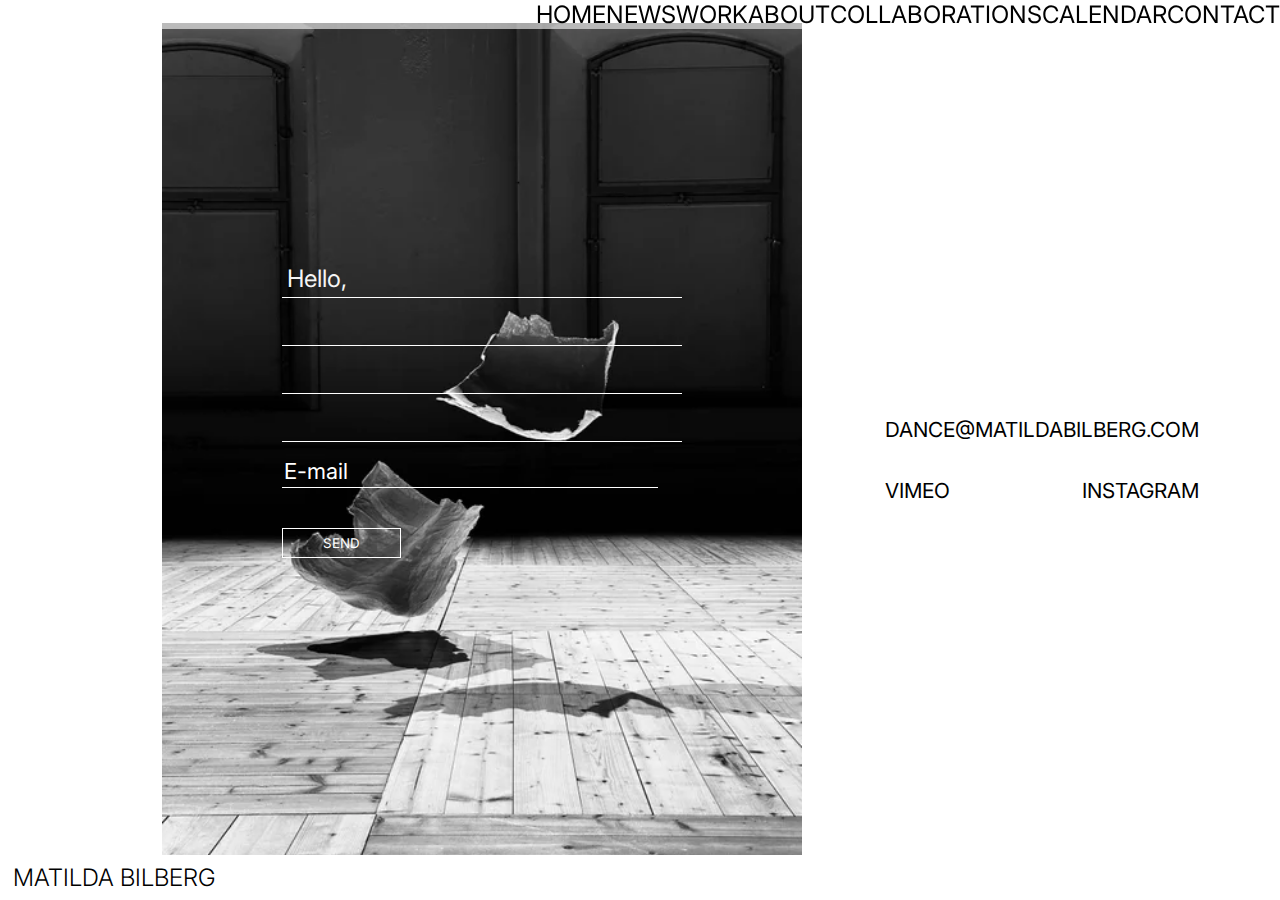
<file: contact.html>
<!DOCTYPE html>
<html lang="en">
<head>
    <meta charset="UTF-8">
    <meta http-equiv="X-UA-Compatible" content="IE=edge">
    <meta name="viewport" content="width=device-width, initial-scale=1.0">
    <link rel="preconnect" href="https://fonts.googleapis.com">
    <link rel="preconnect" href="https://fonts.gstatic.com" crossorigin>
    <link href="https://fonts.googleapis.com/css2?family=Inter:ital,opsz,wght@0,14..32,100..900;1,14..32,100..900&display=swap" rel="stylesheet">
    <title>MATILDA BILBERG</title>
    <link rel="stylesheet" href="contact_style.css">
</head>
<body>
    <header id="home">
        <h1 id="main_title">MATILDA BILBERG</h1>
        <nav class="navbar">
            <ul>
                <li><a href="index.html">HOME</a></li>
                <li><a href="index.html#news">NEWS</a></li>
                <li><a href="work.html">WORK</li>
                <li><a href="index.html#about_flex">ABOUT</a></li>
                <li><a href="index.html#collaborations">COLLABORATIONS</a></li>
                <li><a href="calendar.html">CALENDAR</li>
                <li><a href="contact.html">CONTACT</a></li>
            </ul>
        </nav>
    </header>
    <main>    
        <div class="section" id="contact">    
            <div class="contact_flex">
                <div class="form_background">
                    <form action="https://formsubmit.co/pgsg@hotmail.com" method="POST">
                            <textarea class= "underlined-textarea" name="message" cols="30" rows="10">Hello, </textarea>
                            <input class="underlined-email-input" type="email" name="email" placeholder="E-mail" required>
                            <input type="hidden" name="_next" value="https://google.com">
                        <button type="submit">SEND</button>
                    </form>
                </div>
                
                <div class="contact_info">
                    <div>
                        <br>
                        <p id="matilda_email">DANCE@MATILDABILBERG.COM</p>
                        <br>
                    </div>
                    <div id="vg_flex">
                        <a href="https://vimeo.com/matildabilberg" class="contact_links" target="_blank">VIMEO</a>
                        <a href="https://www.instagram.com/matildabilberg" class="contact_links left_margin" target="_blank">INSTAGRAM</a>
                    </div>
                </div>
            </div>
        </div>

    </main>
    
</body>
</html>
</file>
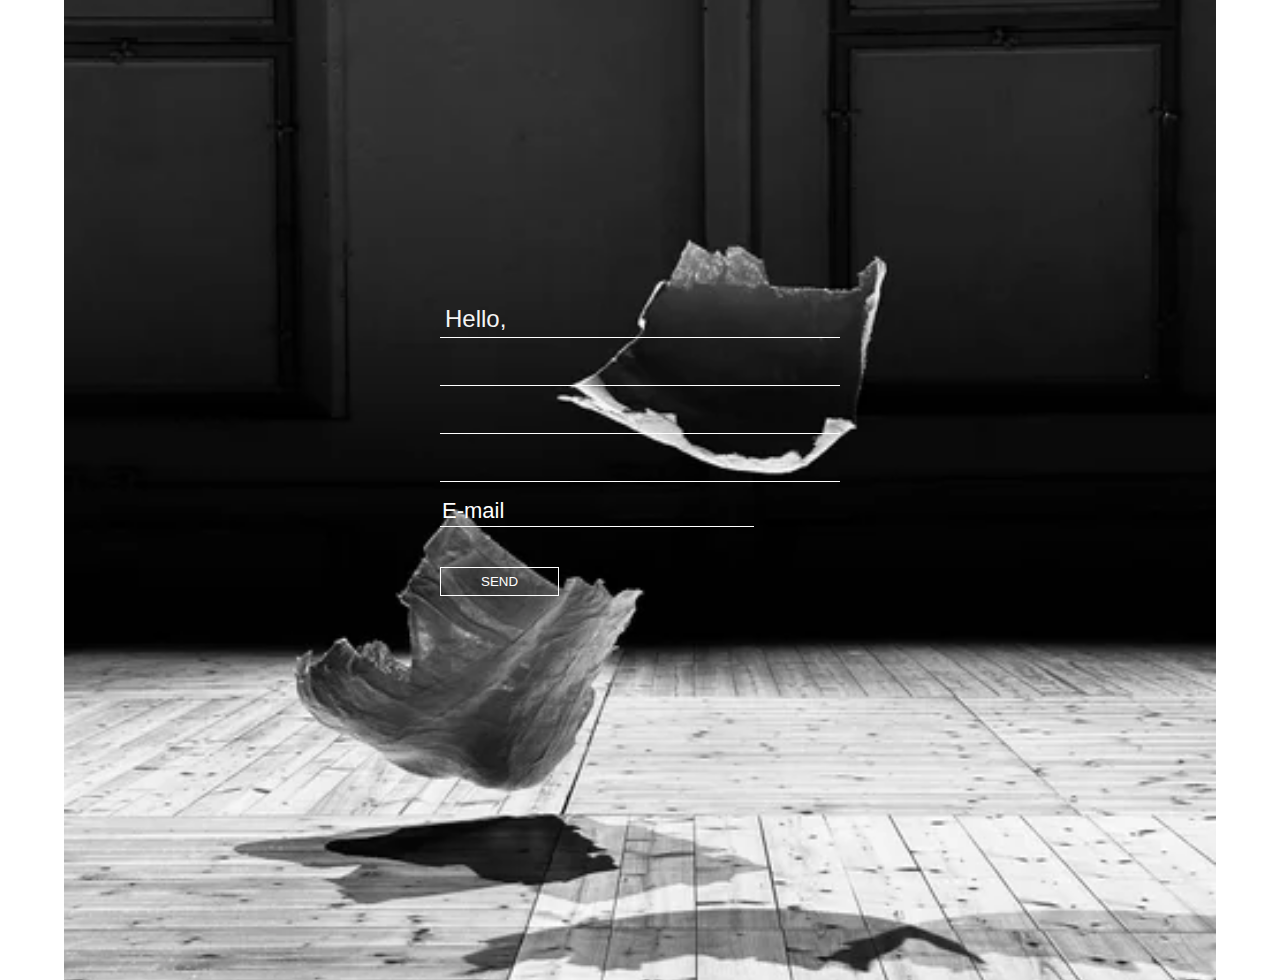
<file: formtrial.html>
<!DOCTYPE html>
<html lang="en">
<head>
    <meta charset="UTF-8">
    <meta http-equiv="X-UA-Compatible" content="IE=edge">
    <meta name="viewport" content="width=device-width, initial-scale=1.0">
    <title>Document</title>
    <link rel="stylesheet" href="style.css">
</head>
<body>
    <div class="form_background">
        <form action="https://formsubmit.co/pgsg@hotmail.com" method="POST">
                <textarea class= "underlined-textarea" name="message" cols="30" rows="10">Hello, </textarea>
                <input class="underlined-email-input" type="email" name="email" placeholder="E-mail" required>
            <button type="submit">Send</button>
        </form>
    </div>
</body>
</html>
</file>
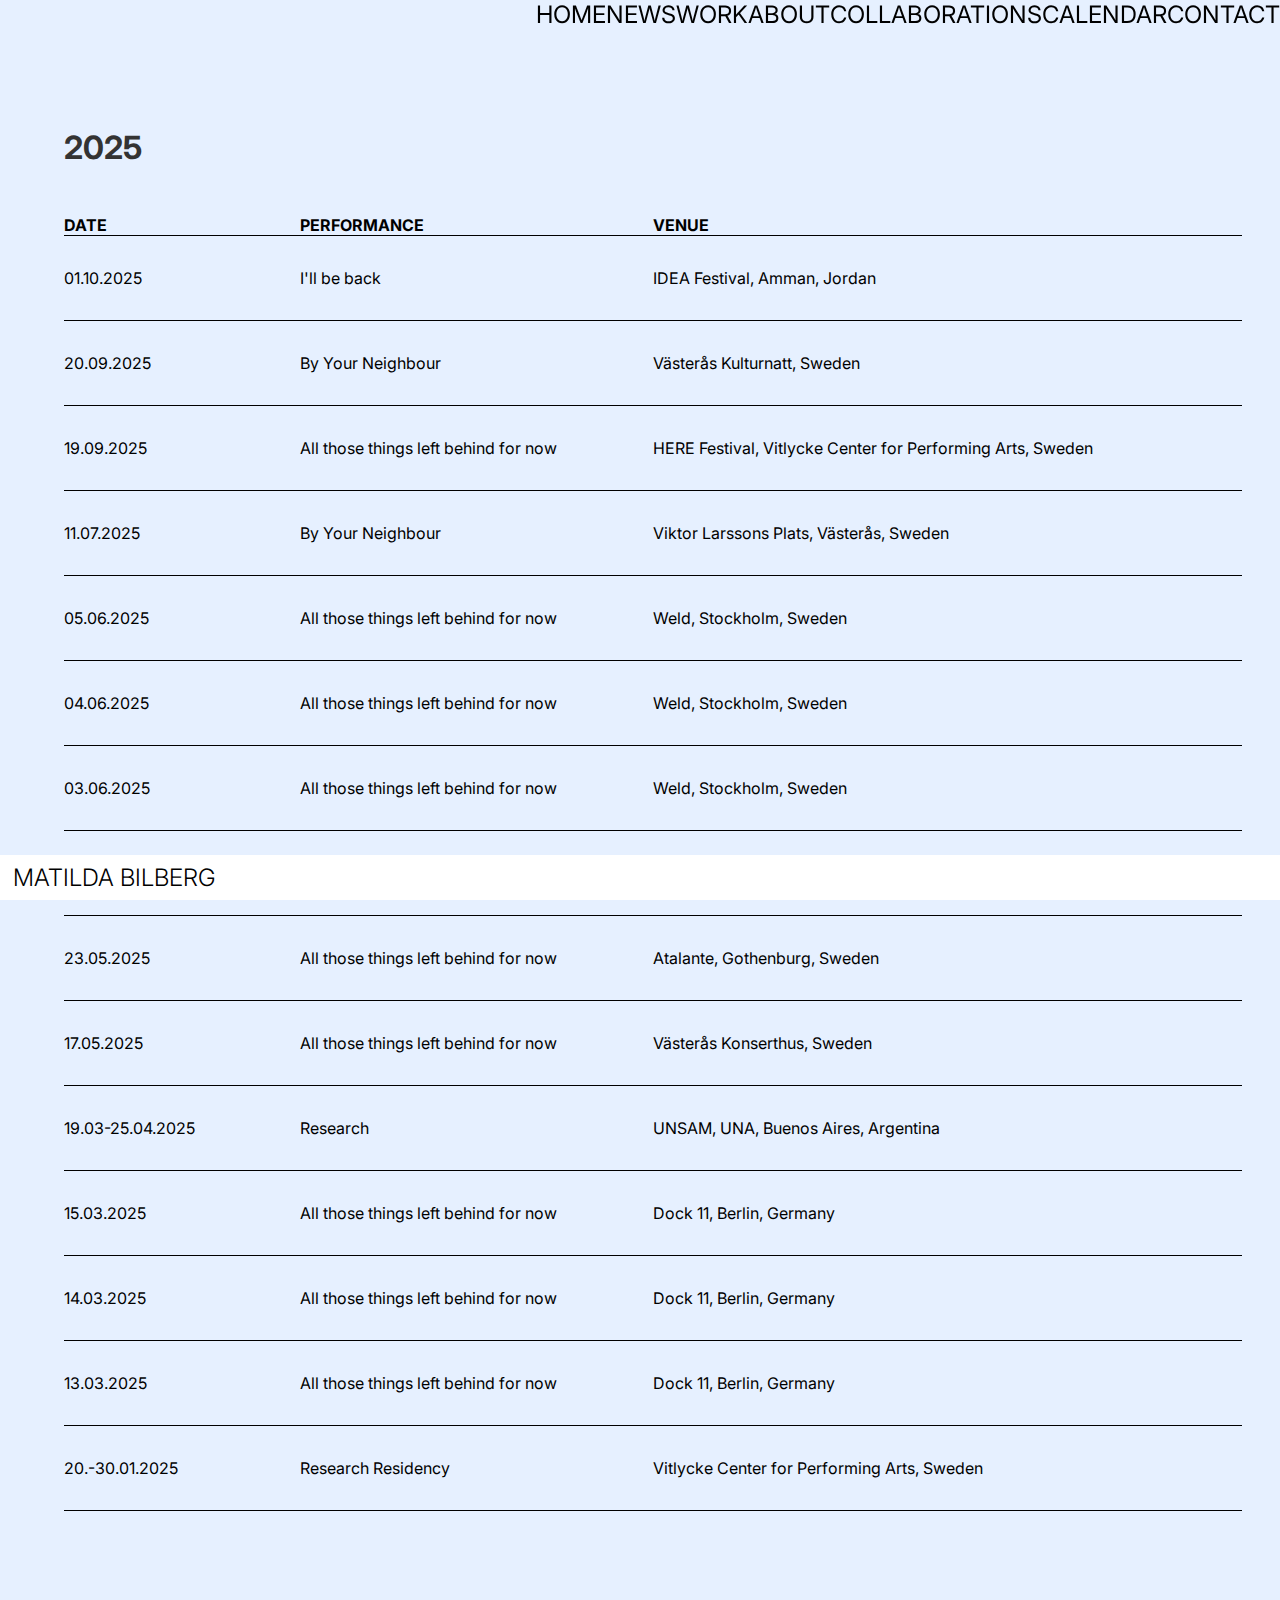
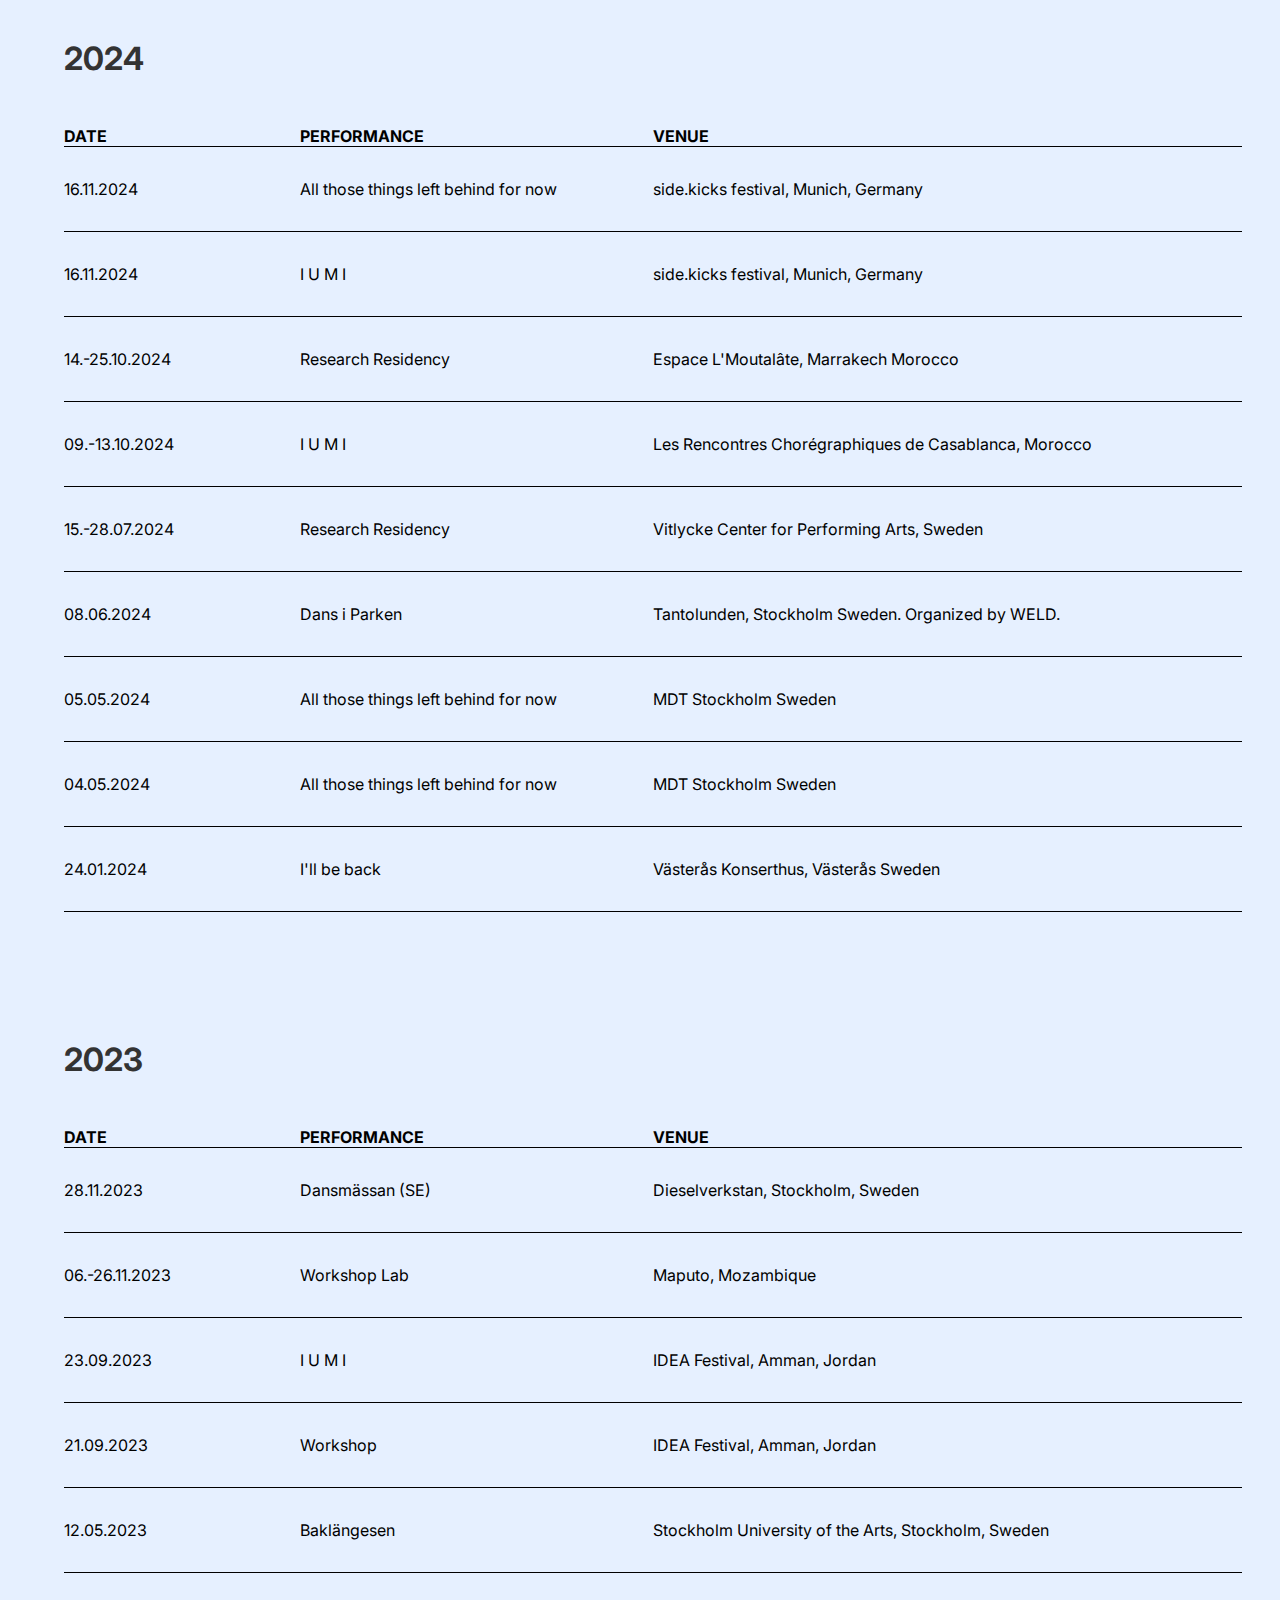
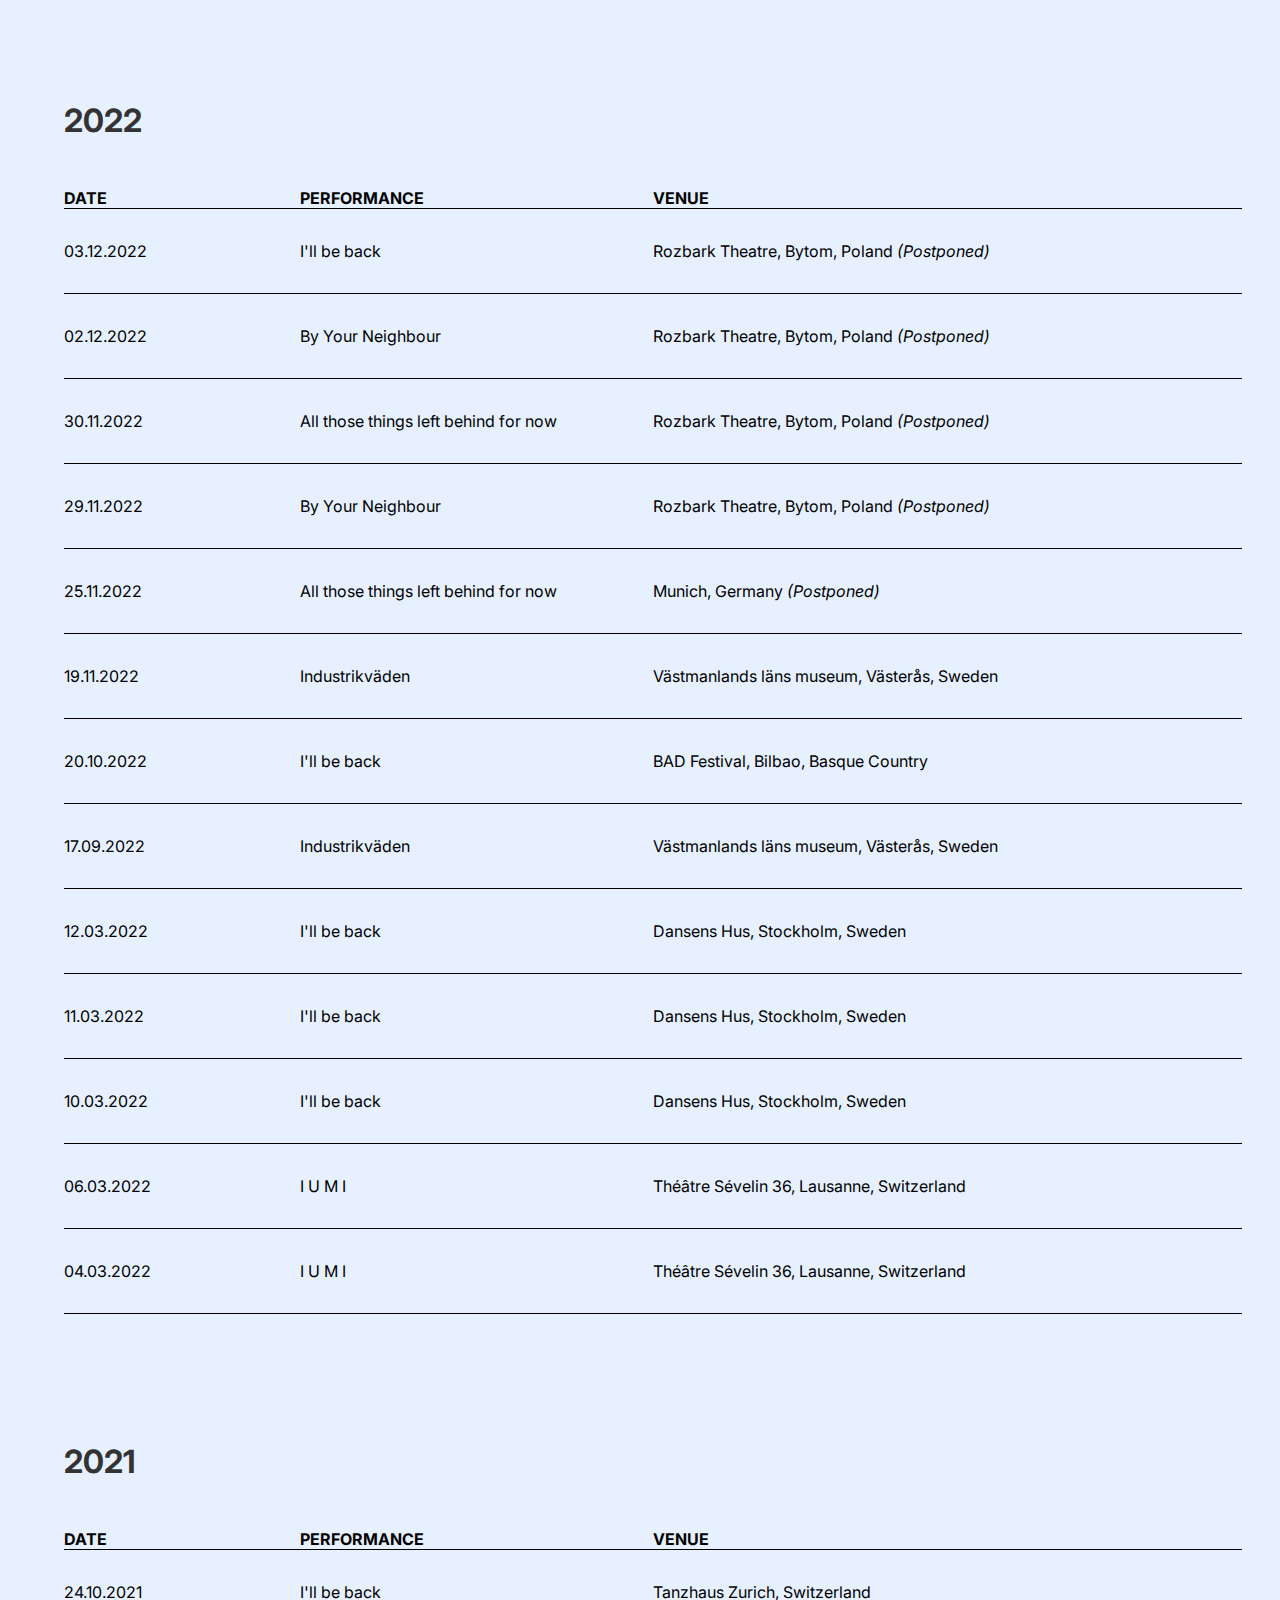
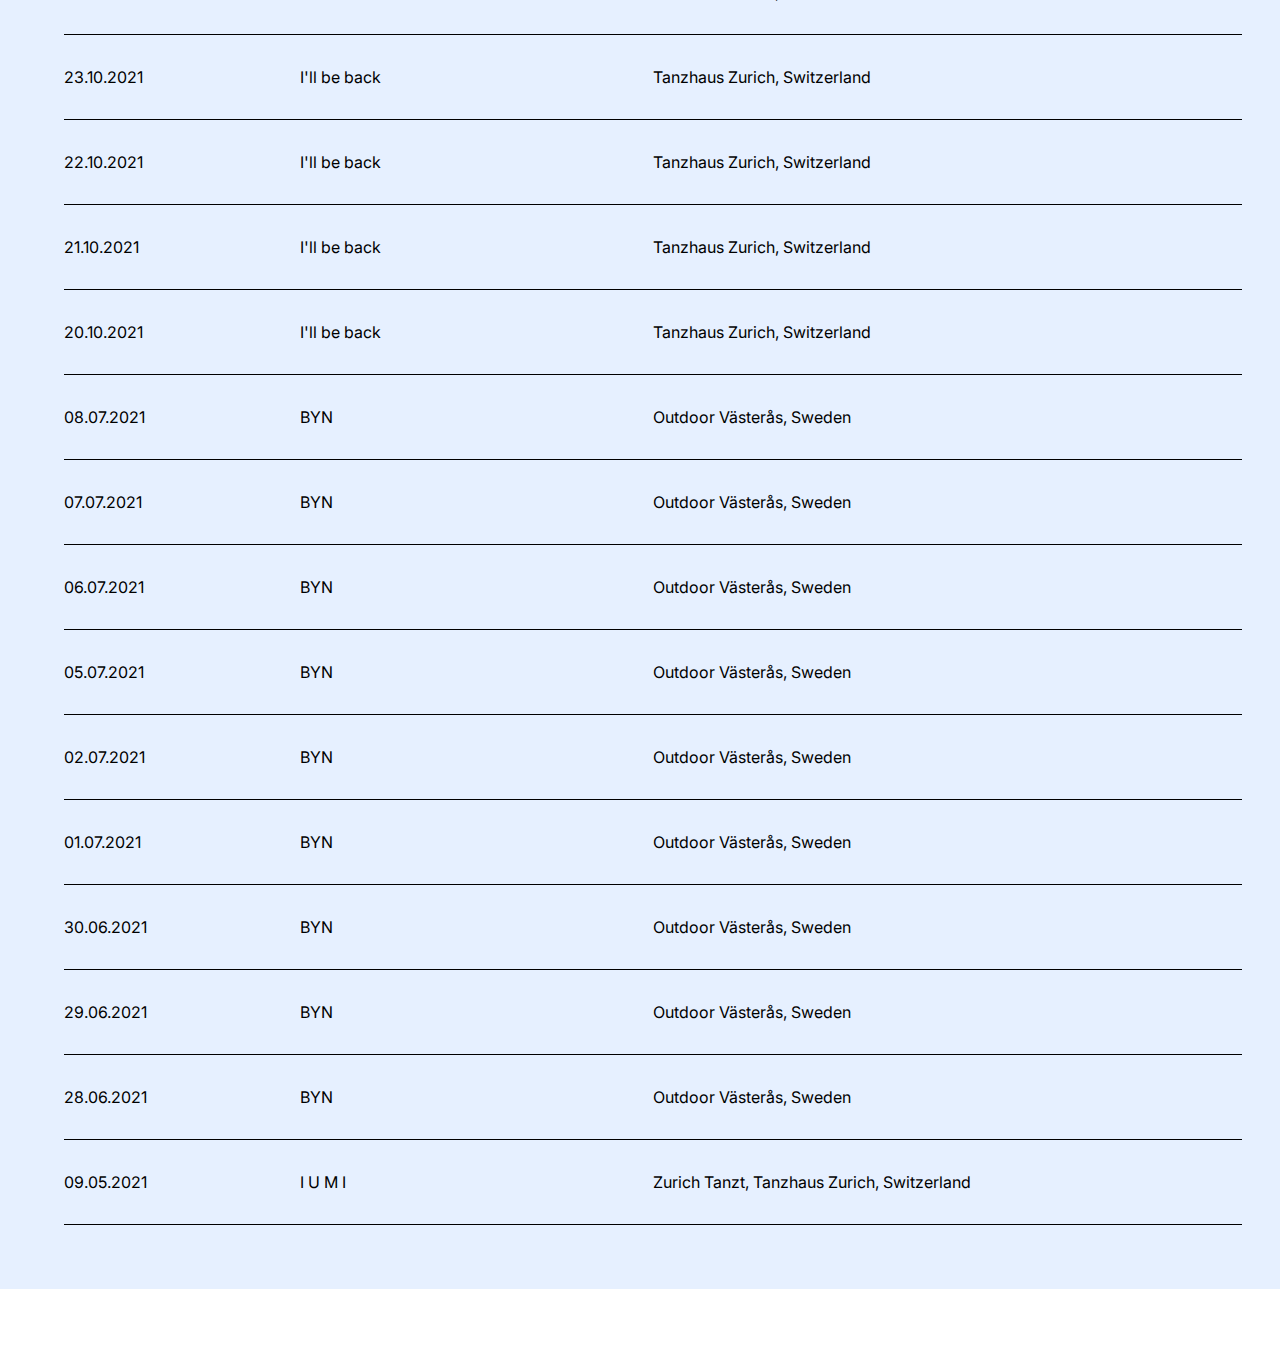
<file: Matilda/code/calendar.html>
<!DOCTYPE html>
<html lang="en">
<head>
    <meta charset="UTF-8">
    <meta http-equiv="X-UA-Compatible" content="IE=edge">
    <meta name="viewport" content="width=device-width, initial-scale=1.0">
    <title>MATILDA BILBERG </title>
    <link rel="preconnect" href="https://fonts.googleapis.com">
    <link rel="preconnect" href="https://fonts.gstatic.com" crossorigin>
    <link href="https://fonts.googleapis.com/css2?family=Inter:ital,opsz,wght@0,14..32,100..900;1,14..32,100..900&display=swap" rel="stylesheet">
    <link rel="stylesheet" href="style.css">
</head>
<body>
    <header id="home">
        <a class="main_title" href="index.html">MATILDA BILBERG</a>
        <nav class="navbar">
            <ul>
                <li><a href="index.html">HOME</a></li>
                <li><a href="index.html#news">NEWS</a></li>
                <li><a href="work.html">WORK</li>
                <li><a href="#about_flex">ABOUT</a></li>
                <li><a href="#collaborations">COLLABORATIONS</a></li>
                <li><a href="calendar.html">CALENDAR</li>
                <li><a href="contact.html">CONTACT</a></li>
            </ul>
        </nav>
    </header>
    <main id="calendar_main">
        <div>
            <div class="current_year">2025</div>
            <table class="custom-table">
                <colgroup>
                    <col style="width: 20%;">
                    <col style="width: 30%;">
                    <col style="width: 50%;">
                </colgroup>
                <tr class="table_header">
                    <th>DATE</th>
                    <th>PERFORMANCE</th>
                    <th>VENUE</th>
                </tr>
                <tr>
                    <td>01.10.2025</td>
                    <td>I'll be back</td>
                    <td>IDEA Festival, Amman, Jordan</td>
                </tr>
                <tr>
                    <td>20.09.2025</td>
                    <td>By Your Neighbour</td>
                    <td>Västerås Kulturnatt, Sweden</td>
                </tr>
                <tr>
                    <td>19.09.2025</td>
                    <td>All those things left behind for now</td>
                    <td>HERE Festival, Vitlycke Center for Performing Arts, Sweden</td>
                </tr>
                <tr>
                    <td>11.07.2025</td>
                    <td>By Your Neighbour</td>
                    <td>Viktor Larssons Plats, Västerås, Sweden</td>
                </tr>
                <tr>
                    <td>05.06.2025</td>
                    <td>All those things left behind for now</td>
                    <td>Weld, Stockholm, Sweden</td>
                </tr>
                <tr>
                    <td>04.06.2025</td>
                    <td>All those things left behind for now</td>
                    <td>Weld, Stockholm, Sweden</td>
                </tr>
                <tr>
                    <td>03.06.2025</td>
                    <td>All those things left behind for now</td>
                    <td>Weld, Stockholm, Sweden</td>
                </tr>
                <tr>
                    <td>24.05.2025</td>
                    <td>All those things left behind for now</td>
                    <td>Atalante, Gothenburg, Sweden</td>
                </tr>
                <tr>
                    <td>23.05.2025</td>
                    <td>All those things left behind for now</td>
                    <td>Atalante, Gothenburg, Sweden</td>
                </tr>
                <tr>
                    <td>17.05.2025</td>
                    <td>All those things left behind for now</td>
                    <td>Västerås Konserthus, Sweden</td>
                </tr>
                <tr>
                    <td>19.03-25.04.2025</td>
                    <td>Research</td>
                    <td>UNSAM, UNA, Buenos Aires, Argentina</td>
                </tr>
                <tr>
                    <td>15.03.2025</td>
                    <td>All those things left behind for now</td>
                    <td>Dock 11, Berlin, Germany</td>
                </tr>
                <tr>
                    <td>14.03.2025</td>
                    <td>All those things left behind for now</td>
                    <td>Dock 11, Berlin, Germany</td>
                </tr>
                <tr>
                    <td>13.03.2025</td>
                    <td>All those things left behind for now</td>
                    <td>Dock 11, Berlin, Germany</td>
                </tr>
                <tr>
                    <td>20.-30.01.2025</td>
                    <td>Research Residency</td>
                    <td>Vitlycke Center for Performing Arts, Sweden</td>
                </tr>
                <tr>
                    <td></td>
                    <td></td>
                    <td></td>
                </tr>
            </table>
        </div>
        <div>
            <div class="former_year">2024</div>
            <table>
                <colgroup>
                    <col style="width: 20%;">
                    <col style="width: 30%;">
                    <col style="width: 50%;">
                </colgroup>
                <tr class="table_header">
                    <th>DATE</th>
                    <th>PERFORMANCE</th>
                    <th>VENUE</th>
                </tr>
                <tr>
                    <td>16.11.2024</td>
                    <td>All those things left behind for now</td>
                    <td>side.kicks festival, Munich, Germany</td>
                </tr>
                <tr>
                    <td>16.11.2024</td>
                    <td>I U M I</td>
                    <td>side.kicks festival, Munich, Germany</td>
                </tr>
                <tr>
                    <td>14.-25.10.2024</td>
                    <td>Research Residency</td>
                    <td>Espace L'Moutalâte, Marrakech Morocco</td>
                </tr>
                <tr>
                    <td>09.-13.10.2024</td>
                    <td>I U M I</td>
                    <td>Les Rencontres Chorégraphiques de Casablanca, Morocco</td>
                </tr>
                <tr>
                    <td>15.-28.07.2024</td>
                    <td>Research Residency</td>
                    <td>Vitlycke Center for Performing Arts, Sweden</td>
                </tr>
                <tr>
                    <td>08.06.2024</td>
                    <td>Dans i Parken</td>
                    <td>Tantolunden, Stockholm Sweden. Organized by WELD.</td>
                </tr>
                <tr>
                    <td>05.05.2024</td>
                    <td>All those things left behind for now</td>
                    <td>MDT Stockholm Sweden</td>
                </tr>
                <tr>
                    <td>04.05.2024</td>
                    <td>All those things left behind for now</td>
                    <td>MDT Stockholm Sweden</td>
                </tr>
                <tr>
                    <td>24.01.2024</td>
                    <td>I'll be back</td>
                    <td>Västerås Konserthus, Västerås Sweden</td>
                </tr>
                <tr>
                    <td></td>
                    <td></td>
                    <td></td>
                </tr>
            </table>
        </div>
        <div>
            <div class="former_year">2023</div>
            <table>
                <colgroup>
                    <col style="width: 20%;">
                    <col style="width: 30%;">
                    <col style="width: 50%;">
                </colgroup>
                <tr class="table_header">
                    <th>DATE</th>
                    <th>PERFORMANCE</th>
                    <th>VENUE</th>
                </tr>
                <tr>
                    <td>28.11.2023</td>
                    <td>Dansmässan (SE)</td>
                    <td>Dieselverkstan, Stockholm, Sweden</td>
                </tr>
                <tr>
                    <td>06.-26.11.2023</td>
                    <td>Workshop Lab</td>
                    <td>Maputo, Mozambique</td>
                </tr>
                <tr>
                    <td>23.09.2023</td>
                    <td>I U M I</td>
                    <td>IDEA Festival, Amman, Jordan</td>
                </tr>
                <tr>
                    <td>21.09.2023</td>
                    <td>Workshop</td>
                    <td>IDEA Festival, Amman, Jordan</td>
                </tr>
                <tr>
                    <td>12.05.2023</td>
                    <td>Baklängesen</td>
                    <td>Stockholm University of the Arts, Stockholm, Sweden</td>
                </tr>
                <tr>
                    <td></td>
                    <td></td>
                    <td></td>
                </tr>
            </table>
        </div>
        <div>
            <div class="former_year">2022</div>
            <table>
                <colgroup>
                    <col style="width: 20%;">
                    <col style="width: 30%;">
                    <col style="width: 50%;">
                </colgroup>
                <tr class="table_header">
                    <th>DATE</th>
                    <th>PERFORMANCE</th>
                    <th>VENUE</th>
                </tr>
                <tr>
                    <td>03.12.2022</td>
                    <td>I'll be back</td>
                    <td>Rozbark Theatre, Bytom, Poland <em>(Postponed)</em></td>
                </tr>
                <tr>
                    <td>02.12.2022</td>
                    <td>By Your Neighbour</td>
                    <td>Rozbark Theatre, Bytom, Poland <em>(Postponed)</em></td>
                </tr>
                <tr>
                    <td>30.11.2022</td>
                    <td>All those things left behind for now</td>
                    <td>Rozbark Theatre, Bytom, Poland <em>(Postponed)</em></td>
                </tr>
                <tr>
                    <td>29.11.2022</td>
                    <td>By Your Neighbour</td>
                    <td>Rozbark Theatre, Bytom, Poland <em>(Postponed)</em></td>
                </tr>
                <tr>
                    <td>25.11.2022</td>
                    <td>All those things left behind for now</td>
                    <td>Munich, Germany <em>(Postponed)</em></td>
                </tr>
                <tr>
                    <td>19.11.2022</td>
                    <td>Industrikväden</td>
                    <td>Västmanlands läns museum, Västerås, Sweden</td>
                </tr>
                <tr>
                    <td>20.10.2022</td>
                    <td>I'll be back</td>
                    <td>BAD Festival, Bilbao, Basque Country</td>
                </tr>
                <tr>
                    <td>17.09.2022</td>
                    <td>Industrikväden</td>
                    <td>Västmanlands läns museum, Västerås, Sweden</td>
                </tr>
                <tr>
                    <td>12.03.2022</td>
                    <td>I'll be back</td>
                    <td>Dansens Hus, Stockholm, Sweden</td>
                </tr>
                <tr>
                    <td>11.03.2022</td>
                    <td>I'll be back</td>
                    <td>Dansens Hus, Stockholm, Sweden</td>
                </tr>
                <tr>
                    <td>10.03.2022</td>
                    <td>I'll be back</td>
                    <td>Dansens Hus, Stockholm, Sweden</td>
                </tr>
                <tr>
                    <td>06.03.2022</td>
                    <td>I U M I</td>
                    <td>Théâtre Sévelin 36, Lausanne, Switzerland</td>
                </tr>
                <tr>
                    <td>04.03.2022</td>
                    <td>I U M I</td>
                    <td>Théâtre Sévelin 36, Lausanne, Switzerland</td>
                </tr>
                <tr>
                    <td></td>
                    <td></td>
                    <td></td>
                </tr>
            </table>
        </div>
        <div>
            <div class="former_year">2021</div>
            <table>
                <colgroup>
                    <col style="width: 20%;">
                    <col style="width: 30%;">
                    <col style="width: 50%;">
                </colgroup>
                <tr class="table_header">
                    <th>DATE</th>
                    <th>PERFORMANCE</th>
                    <th>VENUE</th>
                </tr>
                <tr>
                    <td>24.10.2021</td>
                    <td>I'll be back</td>
                    <td>Tanzhaus Zurich, Switzerland</td>
                </tr>
                <tr>
                    <td>23.10.2021</td>
                    <td>I'll be back</td>
                    <td>Tanzhaus Zurich, Switzerland</td>
                </tr>
                <tr>
                    <td>22.10.2021</td>
                    <td>I'll be back</td>
                    <td>Tanzhaus Zurich, Switzerland</td>
                </tr>
                <tr>
                    <td>21.10.2021</td>
                    <td>I'll be back</td>
                    <td>Tanzhaus Zurich, Switzerland</td>
                </tr>
                <tr>
                    <td>20.10.2021</td>
                    <td>I'll be back</td>
                    <td>Tanzhaus Zurich, Switzerland</td>
                </tr>
                <tr>
                    <td>08.07.2021</td>
                    <td>BYN</td>
                    <td>Outdoor Västerås, Sweden</td>
                </tr>
                <tr>
                    <td>07.07.2021</td>
                    <td>BYN</td>
                    <td>Outdoor Västerås, Sweden</td>
                </tr>
                <tr>
                    <td>06.07.2021</td>
                    <td>BYN</td>
                    <td>Outdoor Västerås, Sweden</td>
                </tr>
                <tr>
                    <td>05.07.2021</td>
                    <td>BYN</td>
                    <td>Outdoor Västerås, Sweden</td>
                </tr>
                <tr>
                    <td>02.07.2021</td>
                    <td>BYN</td>
                    <td>Outdoor Västerås, Sweden</td>
                </tr>
                <tr>
                    <td>01.07.2021</td>
                    <td>BYN</td>
                    <td>Outdoor Västerås, Sweden</td>
                </tr>
                <tr>
                    <td>30.06.2021</td>
                    <td>BYN</td>
                    <td>Outdoor Västerås, Sweden</td>
                </tr>
                <tr>
                    <td>29.06.2021</td>
                    <td>BYN</td>
                    <td>Outdoor Västerås, Sweden</td>
                </tr>
                <tr>
                    <td>28.06.2021</td>
                    <td>BYN</td>
                    <td>Outdoor Västerås, Sweden</td>
                </tr>
                <tr>
                    <td>09.05.2021</td>
                    <td>I U M I</td>
                    <td>Zurich Tanzt, Tanzhaus Zurich, Switzerland</td>
                </tr>
                <tr>
                    <td></td>
                    <td></td>
                    <td></td>
                </tr>
            </table>
        </div>

    </main>


</body>
</html>
</file>
<file: style.css>
* {
    padding: 0;
    margin: 0;
    font-family: "inter", sans-serif;
}

main {
    width: 100%;
}

a.main_title, a:hover, a:active, a:visited, a:focus {
    text-decoration: none;
    color: #000;

}

#welcome_media {
    width: 100%;
}

.cover img {
    object-fit: cover;
    width: 100%;
    min-width: 1060px;
    min-height: 900px;
    max-height: 800px;
}

.navbar ul {
    z-index: 2;
    font-family: "Inter", Helvetica, sans-serif;
    font-size: 1.5rem;
    font-weight: 400;
    list-style-type: none;
    position: fixed;
    top: 0;
    right: 0;
    display: flex;
  }

.navbar a{
    text-decoration: none;
    color: black;
    transition: 0.3s;
}

.navbar a:hover{
    color: whitesmoke;
}

#work_navbar ul {
    background-color:hsla(0, 0%, 95%, 0.6);
    top: 0;
    right: 0;
    padding-left: 1500px;
}

.main_title {
    font-family: "Inter", sans-serif;
    font-optical-sizing: auto;
    font-weight: 300;
    font-style: normal;
    padding: 0.5rem;
    padding-left: 0.8rem;
    font-size: 1.5rem;
    width: 100%;
    position: fixed;
    bottom: 0;
    z-index: 999;
    background-color: #fff;
}

.main_title_work {
    background-color:hsla(0, 0%, 95%, 0.6);
}

.section{
    padding: 0 5rem 0 5rem;
}
.presentation {
    font-family: "Inter", sans-serif;
    text-align: center;
    margin-top: 7rem;
    margin-left: 5rem;
}
#about_flex {
    display: flex;
}

.about_img {
    max-width: 100%;
    margin: 3em 5em;
    margin-bottom: 3em;
    object-fit: contain;
}

.about {
    padding: 0 5rem 0 5rem;
}
#collaborations {
    padding: 5rem;
}
#collaborations_list {
    padding: 3rem;
    display: flex;
    justify-content: space-around;
}

.list1 {
    justify-content: center;
}
.container_BYN {
    display: flex;
}

.container_BYN img {
    max-width: 300px;
    object-fit: contain;
    margin-left: 2rem;
}

.news_title {
    font-size: 1.5rem;
    font-weight: 600;
}

.news_date{
    font-weight: 600;
    color: rgb(82, 82, 82);
}

.news_data {
    font-weight: 600;
}

.contact_flex {
    display: flex;
    justify-content: space-around;
    align-items: center;
}

.contactBackground_img {
    background-image: url(/media/Attlb_MaliDönmez.webp);
    background-repeat: no-repeat;
    background-size: cover;
    width: 100%;
    height: 1200px;
    text-align: center;
    color: whitesmoke;
    font-size: 2rem;
}

#letter {
    text-align: center;
    line-height: 50px;
    height: 500px;
    margin-top: 200px;
    overflow: hidden;
}
.section_spacing{
    padding: 1.5rem;
    margin-top: 3rem;
}

#calendar_main {
    z-index: 1;
    background-color:rgb(230, 240, 255);
}

table {
    width: 92%;
    margin: 4rem;
    padding: 2.5rem;
    padding-top: 0;
    margin-top: 3rem;
    overflow: hidden;
    position: relative;
    box-sizing: border-box;
    border-spacing: 0;
    border-collapse: collapse;
    table-layout: fixed;
}

.current_year {
    font-size: 2rem;
    font-weight: bold;
    text-align: left; 
    color: #333; 
    padding-top: 8rem;
    padding-left: 4rem;
  }

.former_year {
    font-size: 2rem;
    font-weight: bold; 
    text-align: left; 
    color: #333;
    padding-top: 0;
    padding-left: 4rem;
}

.table_header {
    text-align: left;
}

td {
    padding:2rem 0 2rem 0;
    border-top: 1px black solid;
}

form {
    width: 400px;
    margin: 10vh auto;
    padding: 200px;
    padding-bottom: 400px;
    height: 200px;
}

form input,
form textarea {
    color: whitesmoke;
    border: none;
    outline: none;
    background-color: transparent;
    padding: 2px;
    font-size: 1.5em;
    resize: none;
}

textarea {
    resize: none !important;
}

form textarea::-webkit-scrollbar {
    width: 0%;
}

.form_background {
    background-image: url(/media/Attlb_MaliDönmez.webp);
    background-repeat: no-repeat;
    background-position: center center;
    background-size: 90%;
    min-height: 100vh; 
    display: flex; 
    justify-content: center; 
    align-items: center;
}

.underlined-textarea {
    /* Set a fixed line-height for consistent line spacing */
    line-height: 2em; 
    /* Use a repeating linear-gradient to create the lines */
    background: 
      repeating-linear-gradient(
        to bottom, 
        transparent, 
        transparent calc(2em - 1px), /* Adjust this value to control line thickness */
        #ffff 0px, /* Color of the underline */
        #ffff 2em /* Repeat at the line-height interval */
      );
    background-attachment: local; /* Ensures background scrolls with content */
    width: 100%;
    height: 200px; /* Or adjust as needed */
    padding: 5px;
    box-sizing: border-box; /* Include padding and border in element's total width and height */
    resize: vertical; /* Allow vertical resizing if desired */
  }

.underlined-email-input{
      border-bottom: #ffff 1px solid;
  }

::placeholder {
    color: white;
    font-size: 22px;
}

button {
    border: 1px solid #ffff;
    text-transform: uppercase;
    font: 20px, "Inter", sans-serif;
    color: #ffff;
    padding: 6px 40px 6px;
    background-color: transparent;
    border-radius: 0;
    cursor: pointer;
    text-align: center;
    margin-top: 40px;
}

#matilda_email {
    font-size: 1.3em;
}

#ty_note {
    background-image: url(/media/vecteezy_abstract-close-up-waterfall_7520111\ \(1\).jpg);
    font-family: "inter", sans-serif;
    width: 100%;
    height: 100%;
    font-size: 3rem;
    font-weight: 300;
    color: white;
    background-size: cover;
    background-position: center;
    background-repeat: no-repeat; 
    min-height: 100vh;
    margin: 0;
    display: flex;
    justify-content: center;
    align-items: center;
}


.gallery {
    display: flex;
    flex-wrap: wrap;
    justify-content: center;
    margin-top: 1.5rem;
}

.gallery-item {
    position: relative;
    margin: 10px;
    width: calc(33.33% - 20px);
}

.gallery-item img {
    width: 100%;
    height: 200px;
    object-fit: cover;
    transition: filter 0.3s ease-in-out;
}

.gallery-item:hover img {
    filter: blur(2px) brightness(80%);
}

.image-name {
    font-family: "inter", sans-serif;
    position: absolute;
    top: 50%;
    left: 50%;
    transform: translate(-50%, -50%);
    font-size: 18px;
    color: #fff;
    text-shadow: 0 0 5px rgba(0, 0, 0, 0.5);
    pointer-events: none;
}

@media (max-width: 768px) {
    .gallery-item {
        width: calc(50% - 20px);
    }
}

@media (max-width: 480px) {
    .gallery-item {
        width: 100%;
    }
}


.contact_info {
    display: flex;
    flex-direction: column;
}

.contact_links {
    text-decoration: none;
    color: black;
    font-size: 1.3em;
}

.contact_links:hover {
    text-decoration: underline;
}

a .left_margin {
    margin-left: 70px;
}

#vg_flex {
    display: flex;
    justify-content: space-between;
    margin-top: 1rem;
}

#matilda_email {
    font-size: 1.3em;
}
</file>
<file: contact_style.css>
* {
    padding: 0;
    margin: 0;
    font-family: "inter", sans-serif;
}

main {
    width: 100%;
}

.cover img {
    object-fit: cover;
    width: 100%;
    min-width: 1060px;
    min-height: 900px;
}

.navbar ul {
    z-index: 2;
    font-family: "Inter", Helvetica, sans-serif;
    font-size: 1.5rem;
    font-weight: 400;
    list-style-type: none;
    position: fixed;
    top: 0;
    right: 0;
    display: flex;
    background-color:rgba(255, 255, 255, 0.6);
    padding-left: 1500px;
  }

.navbar a{
    text-decoration: none;
    color: black;
    transition: 0.3s;
}

.navbar a:hover{
    color: whitesmoke;
}

#main_title {
    font-family: "Inter", sans-serif;
    font-optical-sizing: auto;
    font-weight: 300;
    font-style: normal;
    padding: 0.5rem;
    padding-left: 0.8rem;
    font-size: 1.5rem;
    background-color: white;
    width: 100%;
    position: fixed;
    bottom: 0;
}

.section{
    padding: 0 5rem 0 5rem;
}
.presentation {
    font-family: "Inter", sans-serif;
    text-align: center;
    margin-top: 10rem;
    margin-left: 5rem;
}
#about_flex {
    display: flex;
}

.about_img {
    max-width: 100%;
    margin: 5rem;
    object-fit: contain;
}

.about {
    padding: 0 5rem 0 5rem;
}
#collaborations {
    padding: 5rem;
}
#collaborations_list {
    padding: 3rem;
    display: flex;
    justify-content: space-around;
}

.list1 {
    justify-content: center;
}
.container_BYN {
    display: flex;
}

.container_BYN img {
    max-width: 300px;
    object-fit: contain;
    margin-left: 2rem;
}

.news_title {
    font-size: 1.3rem;
}

.contact_flex {
    display: flex;
    justify-content: space-around;
    align-items: center;
}

.contactBackground_img {
    background-image: url(../media/Attlb_MaliDönmez.webp);
    background-repeat: no-repeat;
    background-size: cover;
    width: 100%;
    height: 1200px;
    text-align: center;
    color: whitesmoke;
    font-size: 2rem;
}

.contact_info {
    display: flex;
    flex-direction: column;
}

.contact_links {
    text-decoration: none;
    color: black;
    font-size: 1.3em;
}

.contact_links:hover {
    text-decoration: underline;
}

a .left_margin {
    margin-left: 70px;
}

#vg_flex {
    display: flex;
    justify-content: space-between;
    margin-top: 1rem;
}

#matilda_email {
    font-size: 1.3em;
}

#letter {
    text-align: center;
    line-height: 50px;
    height: 500px;
    margin-top: 200px;
    overflow: hidden;
}
.section_spacing{
    padding: 1.5rem;
}

#calendar_main {
    z-index: 1;
    background-color:rgb(230, 240, 255);
}

table {
    width: 92%;
    margin: 4rem;
    padding: 2.5rem;
    padding-top: 0;
    margin-top: 3rem;
    overflow: hidden;
    position: relative;
    box-sizing: border-box;
    border-spacing: 0;
    border-collapse: collapse;
    table-layout: fixed;
}

.current_year {
    font-size: 2rem;
    font-weight: bold;
    text-align: left; 
    color: #333; 
    padding-top: 8rem;
    padding-left: 4rem;
  }

.former_year {
    font-size: 2rem;
    font-weight: bold; 
    text-align: left; 
    color: #333;
    padding-top: 0;
    padding-left: 4rem;
}

.table_header {
    text-align: left;
}

td {
    padding:2rem 0 2rem 0;
    border-top: 1px black solid;
}

form {
    width: 400px;
    padding: 200px;
    padding-bottom: 400px;
    height: 200px;
}

form input,
form textarea {
    color: whitesmoke;
    border: none;
    outline: none;
    background-color: transparent;
    padding: 2px;
    font-size: 1.5em;
    resize: none;
}

textarea {
    resize: none !important;
}

form textarea::-webkit-scrollbar {
    width: 0%;
}

.form_background {
    background-image: url(../media/Attlb_MaliDönmez.webp);
    background-repeat: no-repeat;
    background-position: center center;
    background-size: 80%;
    min-height: 100vh; 
    display: flex; 
    justify-content: center; 
    align-items: center;
}

.underlined-textarea {
    /* Set a fixed line-height for consistent line spacing */
    line-height: 2em; 
    /* Use a repeating linear-gradient to create the lines */
    background: 
      repeating-linear-gradient(
        to bottom, 
        transparent, 
        transparent calc(2em - 1px), /* Adjust this value to control line thickness */
        #ffff 0px, /* Color of the underline */
        #ffff 2em /* Repeat at the line-height interval */
      );
    background-attachment: local; /* Ensures background scrolls with content */
    width: 100%;
    height: 200px; /* Or adjust as needed */
    padding: 5px;
    box-sizing: border-box; /* Include padding and border in element's total width and height */
    resize: vertical; /* Allow vertical resizing if desired */
  }

.underlined-email-input{
      border-bottom: #ffff 1px solid;
  }

::placeholder {
    color: white;
    font-size: 22px;
}

button {
    border: 1px solid #ffff;
    text-transform: uppercase;
    font: 20px, "Inter", sans-serif;
    color: #ffff;
    padding: 6px 40px 6px;
    background-color: transparent;
    border-radius: 0;
    cursor: pointer;
    text-align: center;
    margin-top: 40px;
}
</file>
<file: Matilda/code/style.css>
* {
    padding: 0;
    margin: 0;
    font-family: "inter", sans-serif;
}

main {
    width: 100%;
}

a.main_title, a:hover, a:active, a:visited, a:focus {
    text-decoration: none;
    color: #000;

}

#welcome_media {
    width: 100%;
}

.cover img {
    object-fit: cover;
    width: 100%;
    min-width: 1060px;
    min-height: 900px;
    max-height: 800px;
}

.navbar ul {
    z-index: 2;
    font-family: "Inter", Helvetica, sans-serif;
    font-size: 1.5rem;
    font-weight: 400;
    list-style-type: none;
    position: fixed;
    top: 0;
    right: 0;
    display: flex;
  }

.navbar a{
    text-decoration: none;
    color: black;
    transition: 0.3s;
}

.navbar a:hover{
    color: whitesmoke;
}

#work_navbar ul {
    background-color:hsla(0, 0%, 95%, 0.6);
    top: 0;
    right: 0;
    padding-left: 1500px;
}

.main_title {
    font-family: "Inter", sans-serif;
    font-optical-sizing: auto;
    font-weight: 300;
    font-style: normal;
    padding: 0.5rem;
    padding-left: 0.8rem;
    font-size: 1.5rem;
    width: 100%;
    position: fixed;
    bottom: 0;
    z-index: 999;
    background-color: #fff;
}

.main_title_work {
    background-color:hsla(0, 0%, 95%, 0.6);
}

.section{
    padding: 0 5rem 0 5rem;
}
.presentation {
    font-family: "Inter", sans-serif;
    text-align: center;
    margin-top: 7rem;
    margin-left: 5rem;
}
#about_flex {
    display: flex;
}

.about_img {
    max-width: 100%;
    margin: 3em 5em;
    margin-bottom: 3em;
    object-fit: contain;
}

.about {
    padding: 0 5rem 0 5rem;
}
#collaborations {
    padding: 5rem;
}
#collaborations_list {
    padding: 3rem;
    display: flex;
    justify-content: space-around;
}

.list1 {
    justify-content: center;
}
.container_BYN {
    display: flex;
}

.container_BYN img {
    max-width: 300px;
    object-fit: contain;
    margin-left: 2rem;
}

.news_title {
    font-size: 1.5rem;
    font-weight: 600;
}

.news_date{
    font-weight: 600;
    color: rgb(82, 82, 82);
}

.news_data {
    font-weight: 600;
}

.contact_flex {
    display: flex;
    justify-content: space-around;
    align-items: center;
}

.contactBackground_img {
    background-image: url(../media/Attlb_MaliDönmez.webp);
    background-repeat: no-repeat;
    background-size: cover;
    width: 100%;
    height: 1200px;
    text-align: center;
    color: whitesmoke;
    font-size: 2rem;
}

#letter {
    text-align: center;
    line-height: 50px;
    height: 500px;
    margin-top: 200px;
    overflow: hidden;
}
.section_spacing{
    padding: 1.5rem;
    margin-top: 3rem;
}

#calendar_main {
    z-index: 1;
    background-color:rgb(230, 240, 255);
}

table {
    width: 92%;
    margin: 4rem;
    padding: 2.5rem;
    padding-top: 0;
    margin-top: 3rem;
    overflow: hidden;
    position: relative;
    box-sizing: border-box;
    border-spacing: 0;
    border-collapse: collapse;
    table-layout: fixed;
}

.current_year {
    font-size: 2rem;
    font-weight: bold;
    text-align: left; 
    color: #333; 
    padding-top: 8rem;
    padding-left: 4rem;
  }

.former_year {
    font-size: 2rem;
    font-weight: bold; 
    text-align: left; 
    color: #333;
    padding-top: 0;
    padding-left: 4rem;
}

.table_header {
    text-align: left;
}

td {
    padding:2rem 0 2rem 0;
    border-top: 1px black solid;
}

form {
    width: 400px;
    margin: 10vh auto;
    padding: 200px;
    padding-bottom: 400px;
    height: 200px;
}

form input,
form textarea {
    color: whitesmoke;
    border: none;
    outline: none;
    background-color: transparent;
    padding: 2px;
    font-size: 1.5em;
    resize: none;
}

textarea {
    resize: none !important;
}

form textarea::-webkit-scrollbar {
    width: 0%;
}

.form_background {
    background-image: url(../media/Attlb_MaliDönmez.webp);
    background-repeat: no-repeat;
    background-position: center center;
    background-size: 90%;
    min-height: 100vh; 
    display: flex; 
    justify-content: center; 
    align-items: center;
}

.underlined-textarea {
    /* Set a fixed line-height for consistent line spacing */
    line-height: 2em; 
    /* Use a repeating linear-gradient to create the lines */
    background: 
      repeating-linear-gradient(
        to bottom, 
        transparent, 
        transparent calc(2em - 1px), /* Adjust this value to control line thickness */
        #ffff 0px, /* Color of the underline */
        #ffff 2em /* Repeat at the line-height interval */
      );
    background-attachment: local; /* Ensures background scrolls with content */
    width: 100%;
    height: 200px; /* Or adjust as needed */
    padding: 5px;
    box-sizing: border-box; /* Include padding and border in element's total width and height */
    resize: vertical; /* Allow vertical resizing if desired */
  }

.underlined-email-input{
      border-bottom: #ffff 1px solid;
  }

::placeholder {
    color: white;
    font-size: 22px;
}

button {
    border: 1px solid #ffff;
    text-transform: uppercase;
    font: 20px, "Inter", sans-serif;
    color: #ffff;
    padding: 6px 40px 6px;
    background-color: transparent;
    border-radius: 0;
    cursor: pointer;
    text-align: center;
    margin-top: 40px;
}

#matilda_email {
    font-size: 1.3em;
}

#ty_note {
    background-image: url(../media/vecteezy_abstract-close-up-waterfall_7520111\ \(1\).jpg);
    font-family: "inter", sans-serif;
    width: 100%;
    height: 100%;
    font-size: 3rem;
    font-weight: 300;
    color: white;
    background-size: cover;
    background-position: center;
    background-repeat: no-repeat; 
    min-height: 100vh;
    margin: 0;
    display: flex;
    justify-content: center;
    align-items: center;
}


.gallery {
    display: flex;
    flex-wrap: wrap;
    justify-content: center;
    margin-top: 1.5rem;
}

.gallery-item {
    position: relative;
    margin: 10px;
    width: calc(33.33% - 20px);
}

.gallery-item img {
    width: 100%;
    height: 200px;
    object-fit: cover;
    transition: filter 0.3s ease-in-out;
}

.gallery-item:hover img {
    filter: blur(2px) brightness(80%);
}

.image-name {
    font-family: "inter", sans-serif;
    position: absolute;
    top: 50%;
    left: 50%;
    transform: translate(-50%, -50%);
    font-size: 18px;
    color: #fff;
    text-shadow: 0 0 5px rgba(0, 0, 0, 0.5);
    pointer-events: none;
}

@media (max-width: 768px) {
    .gallery-item {
        width: calc(50% - 20px);
    }
}

@media (max-width: 480px) {
    .gallery-item {
        width: 100%;
    }
}


.contact_info {
    display: flex;
    flex-direction: column;
}

.contact_links {
    text-decoration: none;
    color: black;
    font-size: 1.3em;
}

.contact_links:hover {
    text-decoration: underline;
}

a .left_margin {
    margin-left: 70px;
}

#vg_flex {
    display: flex;
    justify-content: space-between;
    margin-top: 1rem;
}

#matilda_email {
    font-size: 1.3em;
}
</file>
